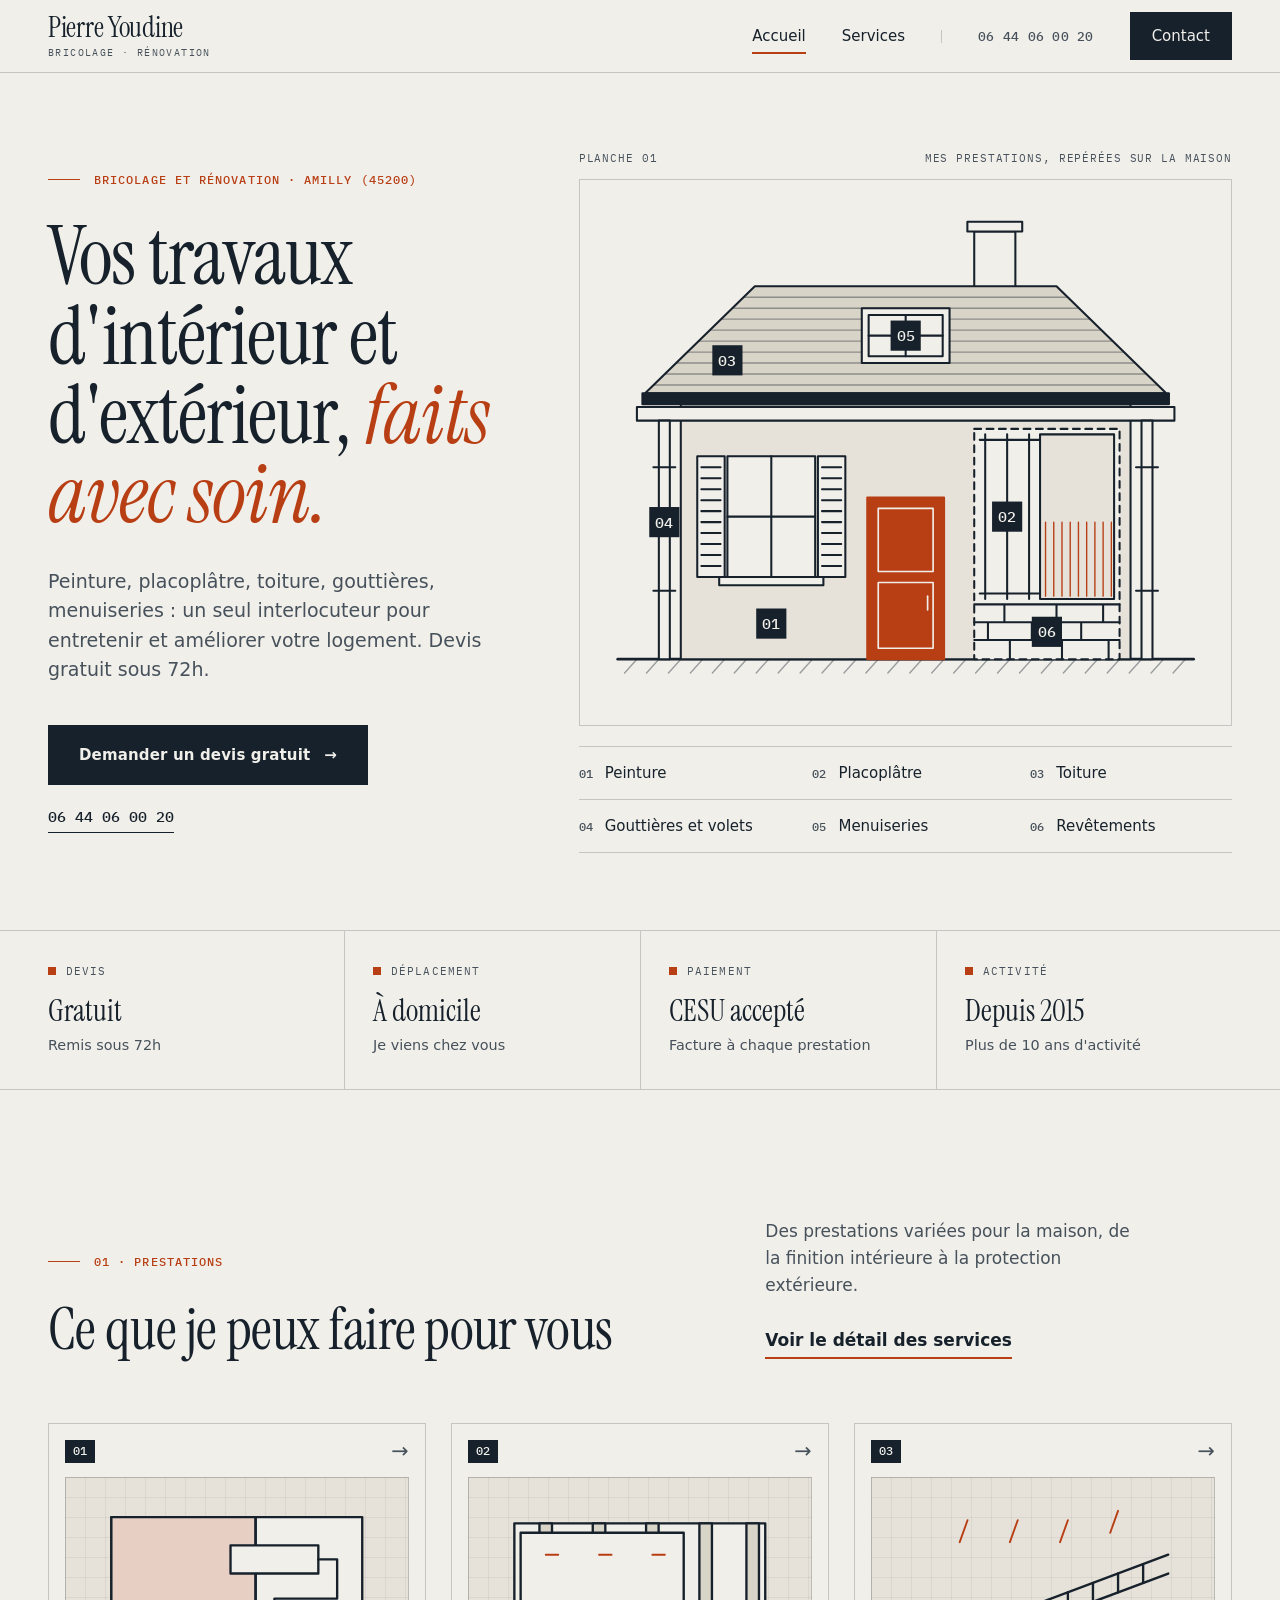
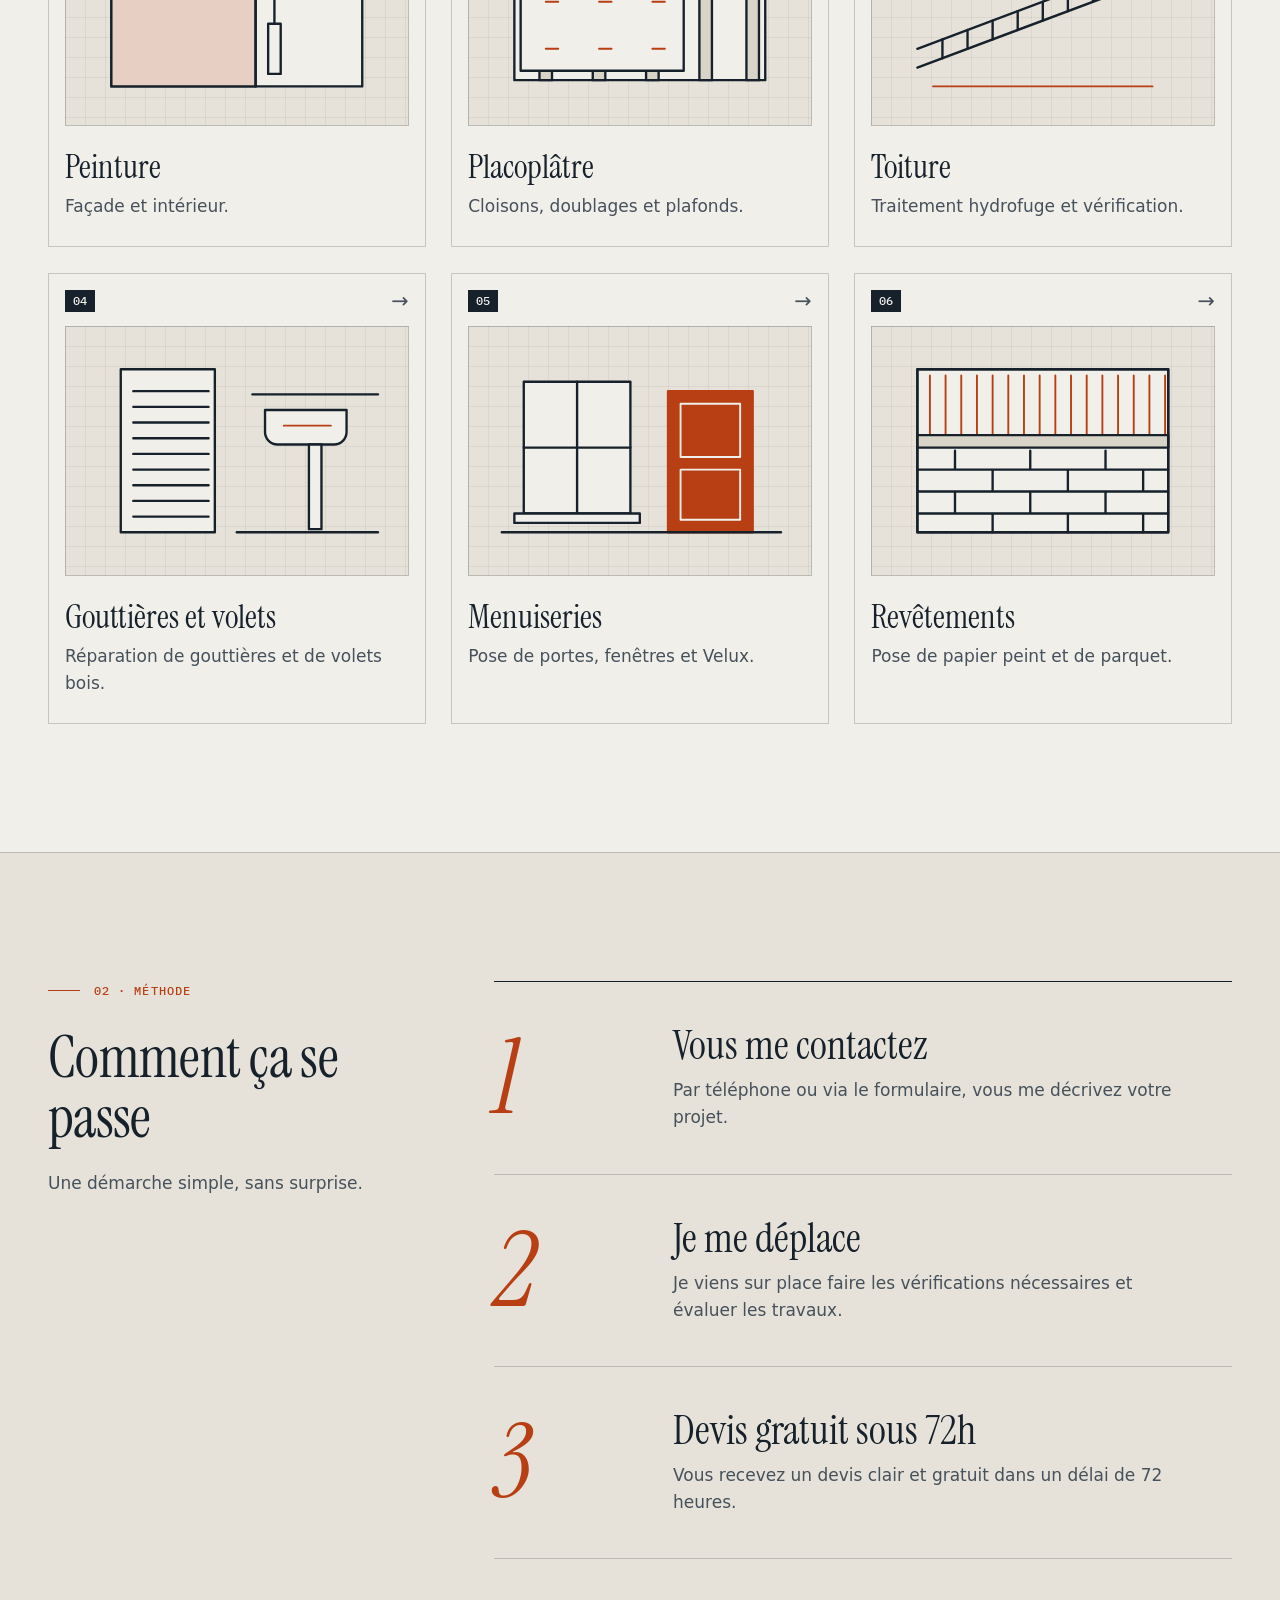
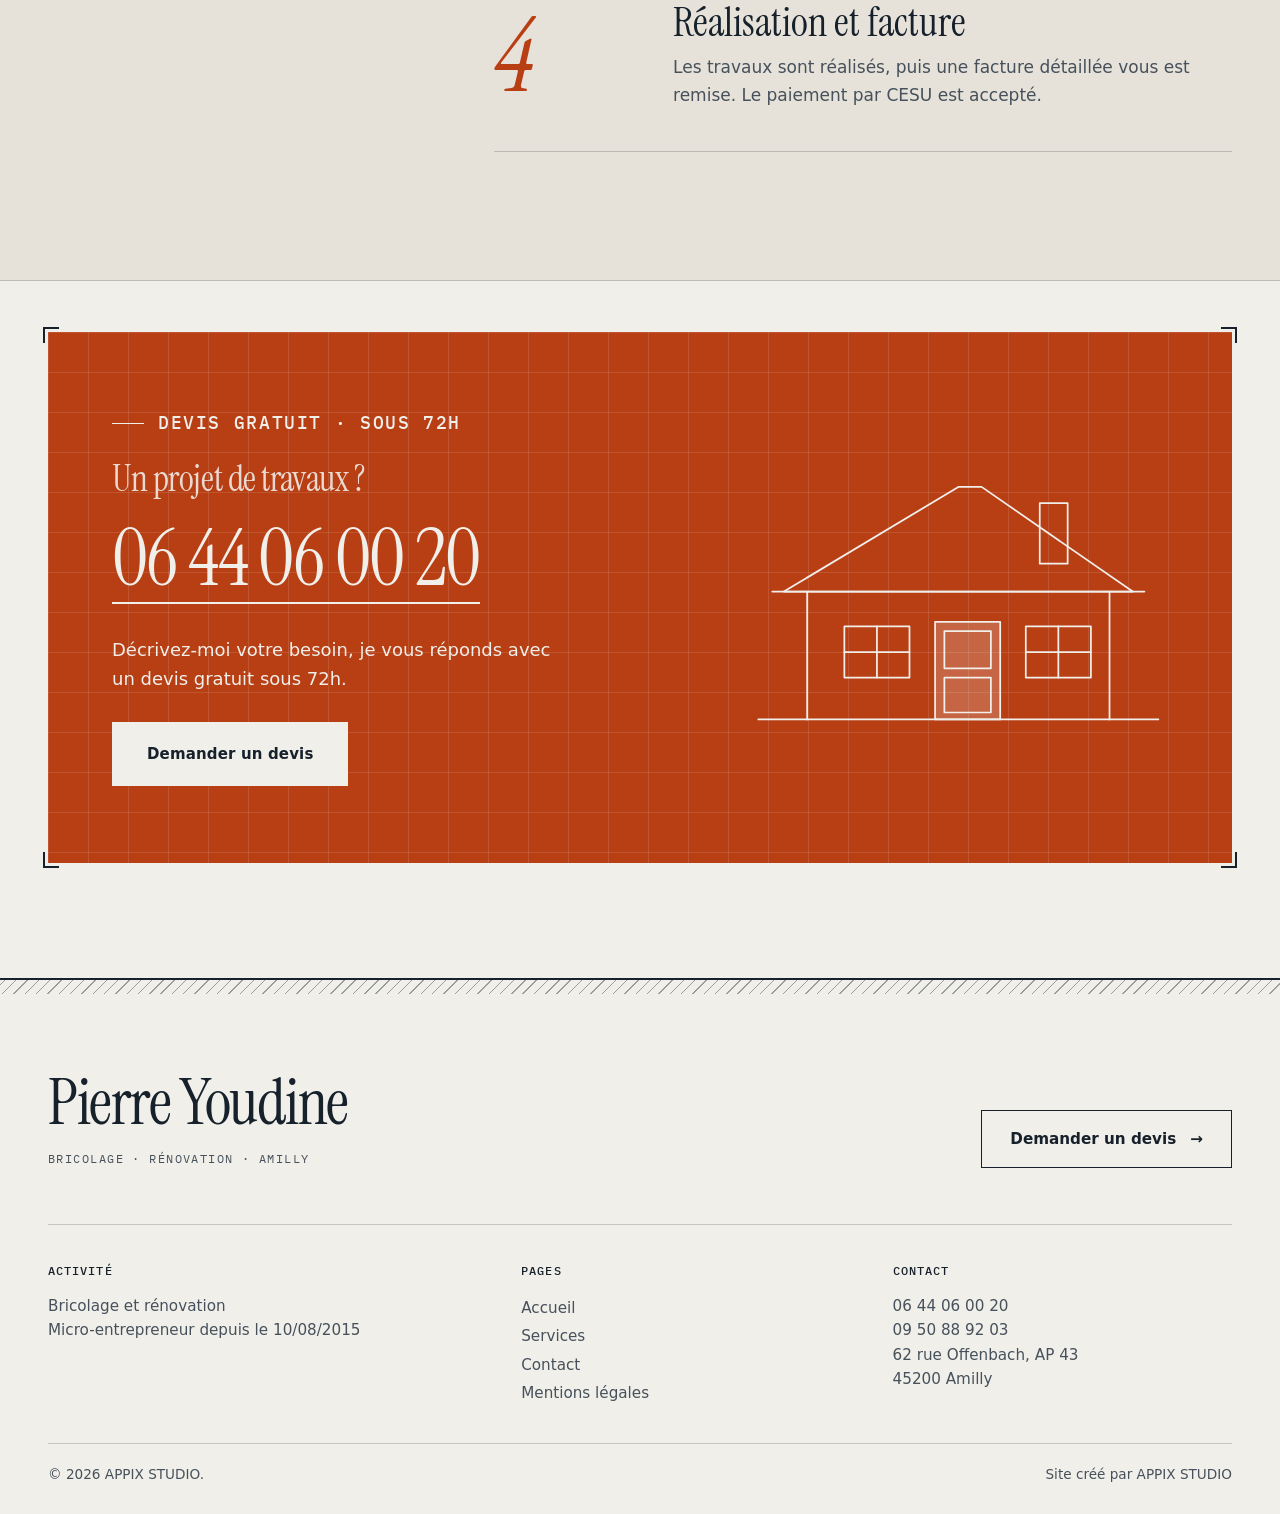
<file: index.html>
<!DOCTYPE html>
<html lang="fr">
<head>
<title>Pierre Youdine | Bricolage et rénovation à Amilly (45200)</title>
<meta name="description" content="Pierre Youdine, artisan du bricolage à Amilly : peinture, placo, toiture, gouttières, pose de fenêtres et Velux. Devis gratuit sous 72h, CESU accepté.">
<meta name="robots" content="index, follow">
<meta property="og:type" content="website">
<meta property="og:locale" content="fr_FR">
<meta property="og:site_name" content="Pierre Youdine">
<meta property="og:title" content="Pierre Youdine | Bricolage et rénovation à Amilly">
<meta property="og:description" content="Peinture, placo, toiture, gouttières, menuiseries. Devis gratuit sous 72h, CESU accepté.">
<meta name="twitter:card" content="summary">
<meta charset="UTF-8">
<meta name="viewport" content="width=device-width, initial-scale=1">
<meta name="theme-color" content="#F1EFEA">
<link rel="icon" href="favicon.svg" type="image/svg+xml">
<link rel="preload" href="fonts/archivo-latin-wght-normal.woff2" as="font" type="font/woff2" crossorigin>
<link rel="preload" href="fonts/instrument-serif-latin-400-normal.woff2" as="font" type="font/woff2" crossorigin>
<link rel="stylesheet" href="style.css">
<script>document.documentElement.classList.add("js")</script>
<script type="application/ld+json">
{
  "@context": "https://schema.org",
  "@type": "HomeAndConstructionBusiness",
  "name": "Pierre Youdine",
  "description": "Bricolage et rénovation : peinture, placoplâtre, toiture, gouttières, volets bois, pose de portes, fenêtres et Velux, papier peint et parquet.",
  "telephone": ["+33644060020", "+33950889203"],
  "paymentAccepted": "CESU",
  "address": {
    "@type": "PostalAddress",
    "streetAddress": "62 rue Offenbach, AP 43",
    "postalCode": "45200",
    "addressLocality": "Amilly",
    "addressCountry": "FR"
  },
  "areaServed": {"@type": "City", "name": "Amilly"},
  "foundingDate": "2015-08-10",
  "makesOffer": [
    {"@type": "Offer", "itemOffered": {"@type": "Service", "name": "Peinture de façade et intérieure"}},
    {"@type": "Offer", "itemOffered": {"@type": "Service", "name": "Placoplâtre : cloisons, doublages et plafonds"}},
    {"@type": "Offer", "itemOffered": {"@type": "Service", "name": "Traitement hydrofuge et vérification de toiture"}},
    {"@type": "Offer", "itemOffered": {"@type": "Service", "name": "Réparation de gouttières et de volets bois"}},
    {"@type": "Offer", "itemOffered": {"@type": "Service", "name": "Pose de portes, fenêtres et Velux"}},
    {"@type": "Offer", "itemOffered": {"@type": "Service", "name": "Pose de papier peint et de parquet"}}
  ]
}
</script>
</head>
<body>

<a class="skip" href="#contenu">Aller au contenu</a>
<header class="header">
  <div class="container header-inner">
    <a href="index.html" class="logo" aria-label="Pierre Youdine, accueil">
      <span class="logo-name">Pierre Youdine</span>
      <span class="logo-sub">Bricolage · Rénovation</span>
    </a>
    <button class="menu-btn" id="menuBtn" type="button" aria-label="Ouvrir le menu" aria-expanded="false" aria-controls="nav">
      <span class="menu-label">Menu</span>
      <span class="menu-bars" aria-hidden="true"><i></i><i></i></span>
    </button>
    <nav class="nav" id="nav" aria-label="Navigation principale">
      <a href="index.html" aria-current="page">Accueil</a>
      <a href="services.html">Services</a>
      <a href="tel:0644060020" class="nav-tel">06 44 06 00 20</a>
      <a href="contact.html" class="nav-cta">Contact</a>
    </nav>
  </div>
</header>

<main id="contenu" tabindex="-1">
  <section class="hero">
    <div class="container hero-grid">
      <div class="hero-copy">
        <p class="eyebrow">Bricolage et rénovation · Amilly (45200)</p>
        <h1>Vos travaux d'intérieur et d'extérieur, <em>faits avec soin.</em></h1>
        <p class="lead">Peinture, placoplâtre, toiture, gouttières, menuiseries : un seul interlocuteur pour entretenir et améliorer votre logement. Devis gratuit sous 72h.</p>
        <div class="actions">
          <a href="contact.html" class="btn btn-primary">Demander un devis gratuit</a>
          <a href="tel:0644060020" class="tel-link">06 44 06 00 20</a>
        </div>
      </div>
      <figure class="plan">
        <figcaption class="plan-cap"><span>Planche 01</span><span>Mes prestations, repérées sur la maison</span></figcaption>
        <div class="plan-frame">
          <svg class="plan-svg" viewBox="60 108 440 362" aria-hidden="true" focusable="false">
<defs><clipPath id="roofclip"><path d="M90 246L170 168H390L470 246Z"/></clipPath></defs>
<path class="draw ground" pathLength="1" d="M70 440H490"/>
<path class="hatch" d="M84 440l-9 10M100 440l-9 10M116 440l-9 10M132 440l-9 10M148 440l-9 10M164 440l-9 10M180 440l-9 10M196 440l-9 10M212 440l-9 10M228 440l-9 10M244 440l-9 10M260 440l-9 10M276 440l-9 10M292 440l-9 10M308 440l-9 10M324 440l-9 10M340 440l-9 10M356 440l-9 10M372 440l-9 10M388 440l-9 10M404 440l-9 10M420 440l-9 10M436 440l-9 10M452 440l-9 10M468 440l-9 10M484 440l-9 10"/>
<a href="services.html#peinture" data-part="peinture" tabindex="-1">
<rect class="draw t2" pathLength="1" x="116" y="254" width="328" height="186"/>
</a>
<rect class="cut" x="330" y="272" width="106" height="168"/>
<a href="services.html#placoplatre" data-part="placoplatre" tabindex="-1">
<path d="M338 276V396M354 276V396M370 276V396"/>
<path d="M334 280H378M334 392H378"/>
<rect class="f2" x="378" y="276" width="54" height="120"/>
</a>
<a href="services.html#revetements" data-part="revetements" tabindex="-1">
<path class="accent-line" d="M382 340V394M388 340V394M394 340V394M400 340V394M406 340V394M412 340V394M418 340V394M424 340V394M430 340V394"/>
<path d="M330 400H436M330 413H436M330 426H436M352 400V413M390 400V413M424 400V413M340 413V426M372 413V426M408 413V426M356 426V440M394 426V440M428 426V440"/>
</a>
<a href="services.html#menuiseries" data-part="menuiseries" tabindex="-1">
<rect class="draw f" pathLength="1" x="150" y="292" width="64" height="88"/>
<path d="M182 292V380M150 336H214"/>
<rect class="f" x="144" y="380" width="76" height="6"/>
<rect class="door" x="252" y="322" width="56" height="118"/>
<path class="door-line" d="M260 330H300V376H260ZM260 384H300V432H260Z"/>
<path class="door-line" d="M296 394v10"/>
</a>
<a href="services.html#gouttieres-volets" data-part="gouttieres-volets" tabindex="-1">
<rect class="f" x="128" y="292" width="20" height="88"/>
<rect class="f" x="216" y="292" width="20" height="88"/>
<path d="M131 300H145M131 308H145M131 316H145M131 324H145M131 332H145M131 340H145M131 348H145M131 356H145M131 364H145M131 372H145M219 300H233M219 308H233M219 316H233M219 324H233M219 332H233M219 340H233M219 348H233M219 356H233M219 364H233M219 372H233"/>
</a>
<a href="services.html#toiture" data-part="toiture" tabindex="-1">
<rect class="f" x="330" y="128" width="30" height="76"/>
<rect class="f" x="325" y="121" width="40" height="7"/>
<path class="draw t3" pathLength="1" d="M90 246L170 168H390L470 246Z"/>
<path class="tiles" clip-path="url(#roofclip)" d="M60 176H500M60 184H500M60 192H500M60 200H500M60 208H500M60 216H500M60 224H500M60 232H500M60 240H500"/>
<rect class="fascia" x="88" y="246" width="384" height="8"/>
</a>
<a href="services.html#menuiseries" data-part="menuiseries" tabindex="-1">
<rect class="f" x="248" y="184" width="64" height="40"/>
<rect x="253" y="189" width="54" height="30"/>
<path d="M280 189V219M253 204H307"/>
</a>
<a href="services.html#gouttieres-volets" data-part="gouttieres-volets" tabindex="-1">
<rect class="draw f" pathLength="1" x="84" y="256" width="392" height="10"/>
<rect class="f" x="100" y="266" width="8" height="174"/>
<rect class="f" x="452" y="266" width="8" height="174"/>
<path d="M96 300H112M96 390H112M448 300H464M448 390H464"/>
</a>
<g class="tags">
<a href="services.html#peinture" data-part="peinture" tabindex="-1"><g class="tag" transform="translate(182 414)"><rect class="tagbox" x="-11" y="-11" width="22" height="22"/><text y="4" text-anchor="middle">01</text></g></a>
<a href="services.html#placoplatre" data-part="placoplatre" tabindex="-1"><g class="tag" transform="translate(354 336)"><rect class="tagbox" x="-11" y="-11" width="22" height="22"/><text y="4" text-anchor="middle">02</text></g></a>
<a href="services.html#toiture" data-part="toiture" tabindex="-1"><g class="tag" transform="translate(150 222)"><rect class="tagbox" x="-11" y="-11" width="22" height="22"/><text y="4" text-anchor="middle">03</text></g></a>
<a href="services.html#gouttieres-volets" data-part="gouttieres-volets" tabindex="-1"><g class="tag" transform="translate(104 340)"><rect class="tagbox" x="-11" y="-11" width="22" height="22"/><text y="4" text-anchor="middle">04</text></g></a>
<a href="services.html#menuiseries" data-part="menuiseries" tabindex="-1"><g class="tag" transform="translate(280 204)"><rect class="tagbox" x="-11" y="-11" width="22" height="22"/><text y="4" text-anchor="middle">05</text></g></a>
<a href="services.html#revetements" data-part="revetements" tabindex="-1"><g class="tag" transform="translate(383 420)"><rect class="tagbox" x="-11" y="-11" width="22" height="22"/><text y="4" text-anchor="middle">06</text></g></a>
</g>
</svg>
        </div>
        <ol class="legend" aria-label="Prestations">
<li><a href="services.html#peinture" data-part="peinture"><span class="n">01</span>Peinture</a></li>
<li><a href="services.html#placoplatre" data-part="placoplatre"><span class="n">02</span>Placoplâtre</a></li>
<li><a href="services.html#toiture" data-part="toiture"><span class="n">03</span>Toiture</a></li>
<li><a href="services.html#gouttieres-volets" data-part="gouttieres-volets"><span class="n">04</span>Gouttières et volets</a></li>
<li><a href="services.html#menuiseries" data-part="menuiseries"><span class="n">05</span>Menuiseries</a></li>
<li><a href="services.html#revetements" data-part="revetements"><span class="n">06</span>Revêtements</a></li>
        </ol>
      </figure>
    </div>
  </section>

  <section class="facts-wrap" aria-label="Mes engagements">
    <div class="container">
      <dl class="facts">
        <div><dt>Devis</dt><dd><strong>Gratuit</strong><span>Remis sous 72h</span></dd></div>
        <div><dt>Déplacement</dt><dd><strong>À domicile</strong><span>Je viens chez vous</span></dd></div>
        <div><dt>Paiement</dt><dd><strong>CESU accepté</strong><span>Facture à chaque prestation</span></dd></div>
        <div><dt>Activité</dt><dd><strong>Depuis 2015</strong><span>Plus de 10 ans d'activité</span></dd></div>
      </dl>
    </div>
  </section>

  <section class="section" id="prestations">
    <div class="container">
      <div class="sec-head">
        <div>
          <p class="eyebrow">01 · Prestations</p>
          <h2>Ce que je peux faire pour vous</h2>
        </div>
        <div class="sec-side">
          <p class="intro">Des prestations variées pour la maison, de la finition intérieure à la protection extérieure.</p>
          <a href="services.html" class="text-link">Voir le détail des services</a>
        </div>
      </div>
      <ol class="cards">
<li><a class="card" href="services.html#peinture">
  <span class="card-top"><span class="tag">01</span><span class="card-go" aria-hidden="true">→</span></span>
  <span class="card-fig"><svg class="svc-svg" viewBox="0 0 200 140" aria-hidden="true" focusable="false"><rect class="f" x="20" y="16" width="160" height="108"/>
<rect class="wash" x="20" y="16" width="92" height="108"/>
<path d="M112 16V124"/>
<rect class="f" x="96" y="34" width="56" height="18"/>
<path d="M152 43H164V68H124V84"/>
<rect class="f" x="120" y="84" width="8" height="32"/></svg></span>
  <span class="card-title">Peinture</span>
  <span class="card-desc">Façade et intérieur.</span>
</a></li>
<li><a class="card" href="services.html#placoplatre">
  <span class="card-top"><span class="tag">02</span><span class="card-go" aria-hidden="true">→</span></span>
  <span class="card-fig"><svg class="svc-svg" viewBox="0 0 200 140" aria-hidden="true" focusable="false"><rect class="f" x="20" y="20" width="160" height="100"/>
<rect class="f2" x="36" y="20" width="8" height="100"/>
<rect class="f2" x="70" y="20" width="8" height="100"/>
<rect class="f2" x="104" y="20" width="8" height="100"/>
<rect class="f2" x="138" y="20" width="8" height="100"/>
<rect class="f2" x="168" y="20" width="8" height="100"/>
<rect class="f" x="24" y="26" width="104" height="88"/>
<path class="accent-line" d="M40 40h8M74 40h8M108 40h8M40 70h8M74 70h8M108 70h8M40 100h8M74 100h8M108 100h8"/></svg></span>
  <span class="card-title">Placoplâtre</span>
  <span class="card-desc">Cloisons, doublages et plafonds.</span>
</a></li>
<li><a class="card" href="services.html#toiture">
  <span class="card-top"><span class="tag">03</span><span class="card-go" aria-hidden="true">→</span></span>
  <span class="card-fig"><svg class="svc-svg" viewBox="0 0 200 140" aria-hidden="true" focusable="false"><path d="M20 100L180 40M20 112L180 52"/>
<path d="M36 94.0v12M52 88.0v12M68 82.0v12M84 76.0v12M100 70.0v12M116 64.0v12M132 58.0v12M148 52.0v12M164 46.0v12"/>
<path class="accent-line" d="M52 18l-5 14M84 18l-5 14M116 18l-5 14M148 12l-5 14"/>
<path class="accent-line" d="M30 124H170"/></svg></span>
  <span class="card-title">Toiture</span>
  <span class="card-desc">Traitement hydrofuge et vérification.</span>
</a></li>
<li><a class="card" href="services.html#gouttieres-volets">
  <span class="card-top"><span class="tag">04</span><span class="card-go" aria-hidden="true">→</span></span>
  <span class="card-fig"><svg class="svc-svg" viewBox="0 0 200 140" aria-hidden="true" focusable="false"><rect class="f" x="26" y="18" width="60" height="104"/>
<path d="M34 32H82M34 42H82M34 52H82M34 62H82M34 72H82M34 82H82M34 92H82M34 102H82M34 112H82"/>
<path d="M110 34H190"/>
<path class="f" d="M118 44V58a8 8 0 0 0 8 8H162a8 8 0 0 0 8-8V44Z"/>
<rect class="f" x="146" y="66" width="8" height="54"/>
<path class="accent-line" d="M130 54h30"/>
<path d="M100 122H190"/></svg></span>
  <span class="card-title">Gouttières et volets</span>
  <span class="card-desc">Réparation de gouttières et de volets bois.</span>
</a></li>
<li><a class="card" href="services.html#menuiseries">
  <span class="card-top"><span class="tag">05</span><span class="card-go" aria-hidden="true">→</span></span>
  <span class="card-fig"><svg class="svc-svg" viewBox="0 0 200 140" aria-hidden="true" focusable="false"><rect class="f" x="26" y="26" width="68" height="84"/>
<path d="M60 26V110M26 68H94"/>
<rect class="f" x="20" y="110" width="80" height="6"/>
<rect class="door" x="118" y="32" width="54" height="90"/>
<path class="door-line" d="M126 40H164V74H126ZM126 82H164V114H126Z"/>
<path d="M12 122H190"/></svg></span>
  <span class="card-title">Menuiseries</span>
  <span class="card-desc">Pose de portes, fenêtres et Velux.</span>
</a></li>
<li><a class="card" href="services.html#revetements">
  <span class="card-top"><span class="tag">06</span><span class="card-go" aria-hidden="true">→</span></span>
  <span class="card-fig"><svg class="svc-svg" viewBox="0 0 200 140" aria-hidden="true" focusable="false"><rect class="f" x="20" y="18" width="160" height="104"/>
<path class="accent-line" d="M28 22V60M38 22V60M48 22V60M58 22V60M68 22V60M78 22V60M88 22V60M98 22V60M108 22V60M118 22V60M128 22V60M138 22V60M148 22V60M158 22V60M168 22V60M178 22V60"/>
<rect class="f2" x="20" y="60" width="160" height="8"/>
<path d="M20 82H180M20 96H180M20 110H180M44 70V82M92 70V82M140 70V82M68 82V96M116 82V96M164 82V96M44 96V110M92 96V110M140 96V110M68 110V122M116 110V122M164 110V122"/>
<rect x="20" y="18" width="160" height="104"/></svg></span>
  <span class="card-title">Revêtements</span>
  <span class="card-desc">Pose de papier peint et de parquet.</span>
</a></li>
      </ol>
    </div>
  </section>

  <section class="section method" id="methode">
    <div class="container split">
      <div class="split-head">
        <p class="eyebrow">02 · Méthode</p>
        <h2>Comment ça se passe</h2>
        <p class="intro">Une démarche simple, sans surprise.</p>
      </div>
      <ol class="rows">
        <li>
          <span class="rows-n" aria-hidden="true">1</span>
          <div class="rows-body"><h3>Vous me contactez</h3><p>Par téléphone ou via le formulaire, vous me décrivez votre projet.</p></div>
        </li>
        <li>
          <span class="rows-n" aria-hidden="true">2</span>
          <div class="rows-body"><h3>Je me déplace</h3><p>Je viens sur place faire les vérifications nécessaires et évaluer les travaux.</p></div>
        </li>
        <li>
          <span class="rows-n" aria-hidden="true">3</span>
          <div class="rows-body"><h3>Devis gratuit sous 72h</h3><p>Vous recevez un devis clair et gratuit dans un délai de 72 heures.</p></div>
        </li>
        <li>
          <span class="rows-n" aria-hidden="true">4</span>
          <div class="rows-body"><h3>Réalisation et facture</h3><p>Les travaux sont réalisés, puis une facture détaillée vous est remise. Le paiement par CESU est accepté.</p></div>
        </li>
      </ol>
    </div>
  </section>

  <section class="cta">
    <div class="container">
      <div class="cta-card cta-inner marks">
        <div class="cta-copy">
          <p class="eyebrow">Devis gratuit · Sous 72h</p>
          <h2>Un projet de travaux ?</h2>
          <a href="tel:0644060020" class="cta-phone">06 44 06 00 20</a>
          <p class="cta-text">Décrivez-moi votre besoin, je vous réponds avec un devis gratuit sous 72h.</p>
          <div class="cta-actions">
            <a href="contact.html" class="btn btn-light">Demander un devis</a>
          </div>
        </div>
        <svg class="cta-art" viewBox="0 0 360 250" aria-hidden="true" focusable="false">
          <path d="M30 120L180 30H200L330 120Z"/>
          <path d="M20 120H340"/>
          <rect x="250" y="44" width="24" height="52"/>
          <path d="M50 120V230M310 120V230"/>
          <rect x="82" y="150" width="56" height="44"/>
          <path d="M110 150V194M82 172H138"/>
          <rect class="door" x="160" y="146" width="56" height="84"/>
          <path d="M168 154H208V186H168ZM168 194H208V224H168Z"/>
          <rect x="238" y="150" width="56" height="44"/>
          <path d="M266 150V194M238 172H294"/>
          <path d="M8 230H352"/>
        </svg>
      </div>
    </div>
  </section>
</main>

<footer class="footer">
  <div class="footer-ground" aria-hidden="true"></div>
  <div class="container">
    <div class="footer-top">
      <div>
        <p class="footer-brand">Pierre Youdine</p>
        <p class="footer-sub">Bricolage · Rénovation · Amilly</p>
      </div>
      <a href="contact.html" class="footer-cta">Demander un devis</a>
    </div>
    <div class="footer-grid">
      <div>
        <p class="label">Activité</p>
        <p>Bricolage et rénovation<br>Micro-entrepreneur depuis le 10/08/2015</p>
      </div>
      <div>
        <p class="label">Pages</p>
        <ul>
          <li><a href="index.html">Accueil</a></li>
          <li><a href="services.html">Services</a></li>
          <li><a href="contact.html">Contact</a></li>
          <li><a href="mentions-legales.html">Mentions légales</a></li>
        </ul>
      </div>
      <div>
        <p class="label">Contact</p>
        <p>
          <a href="tel:0644060020">06 44 06 00 20</a><br>
          <a href="tel:0950889203">09 50 88 92 03</a><br>
          62 rue Offenbach, AP 43<br>45200 Amilly
        </p>
      </div>
    </div>
    <div class="footer-bottom">
      <p>© <span class="year">2026</span> APPIX STUDIO.</p>
      <p>Site créé par <a href="https://appixstudio.com" target="_blank" rel="noopener">APPIX STUDIO</a></p>
    </div>
  </div>
</footer>

<a href="tel:0644060020" class="call-fab" aria-label="Appeler Pierre Youdine">Appeler</a>

<script src="script.js" defer></script>
</body>
</html>
</file>
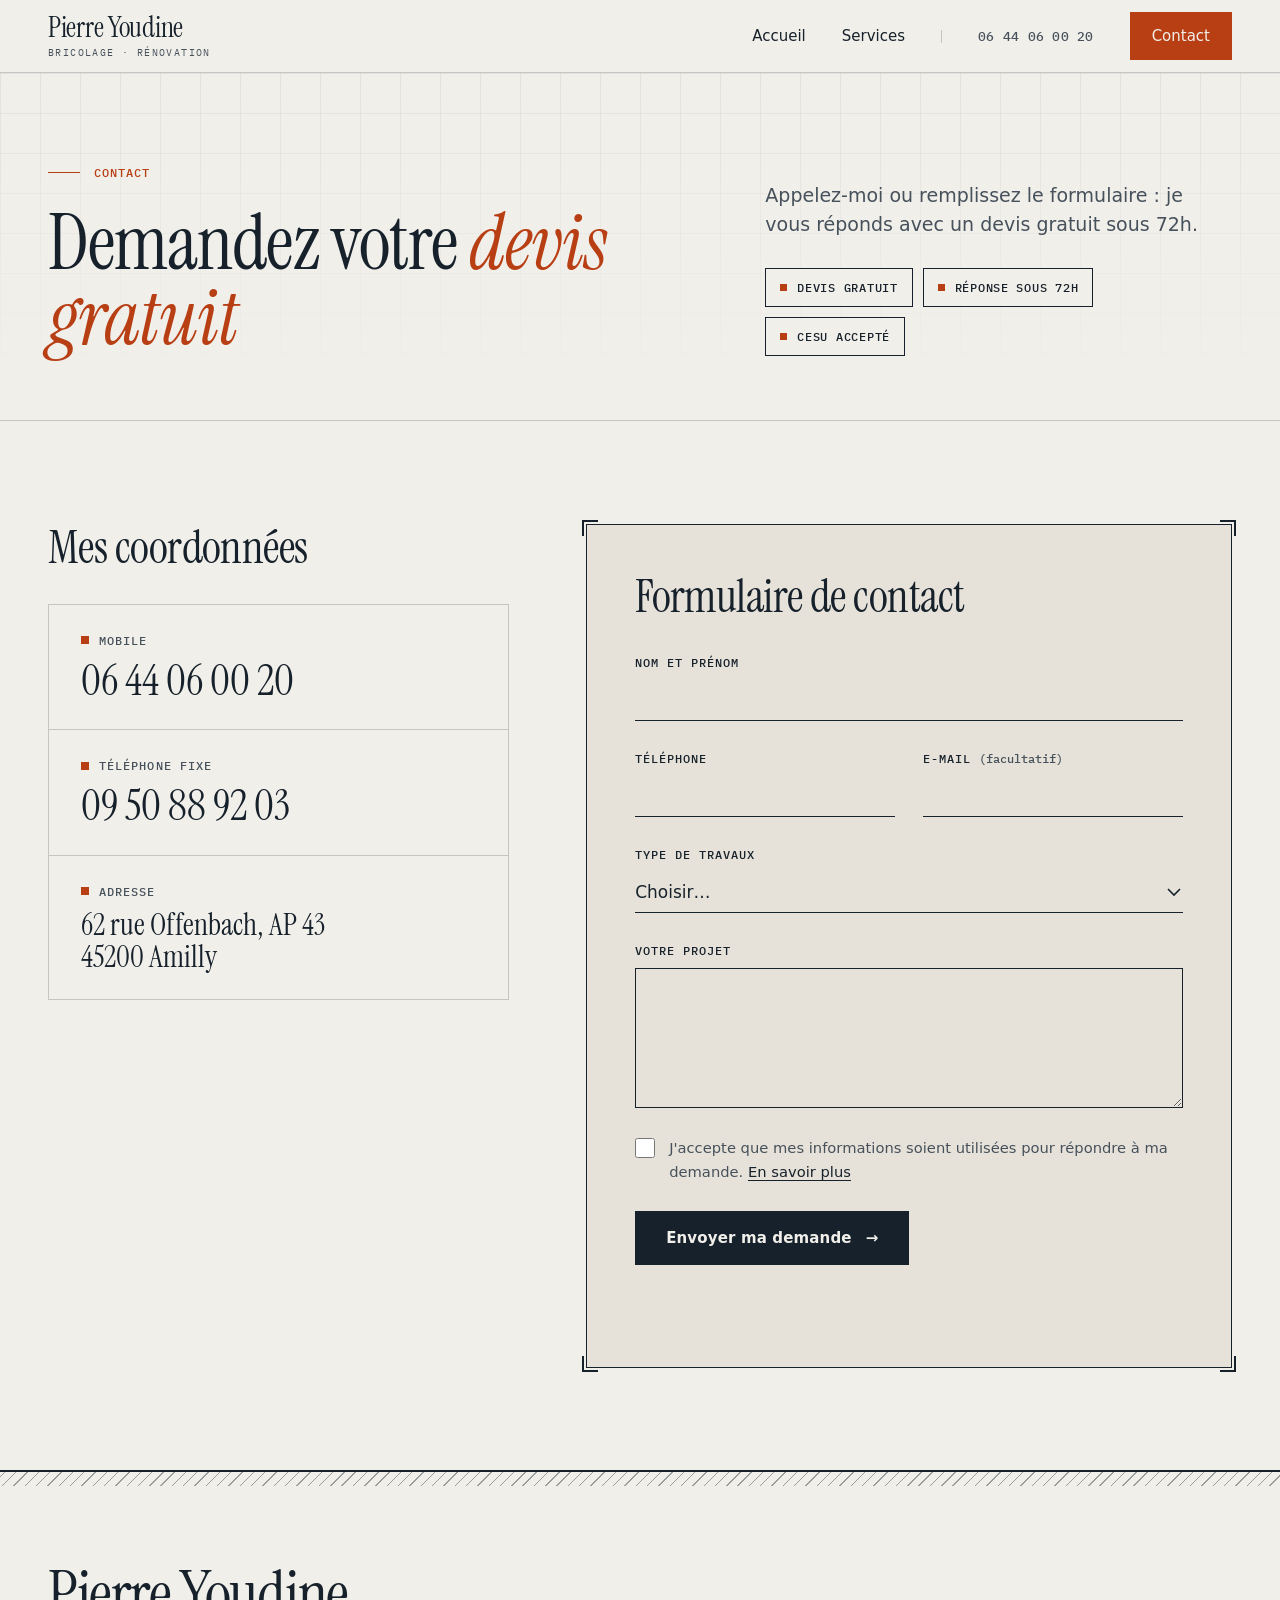
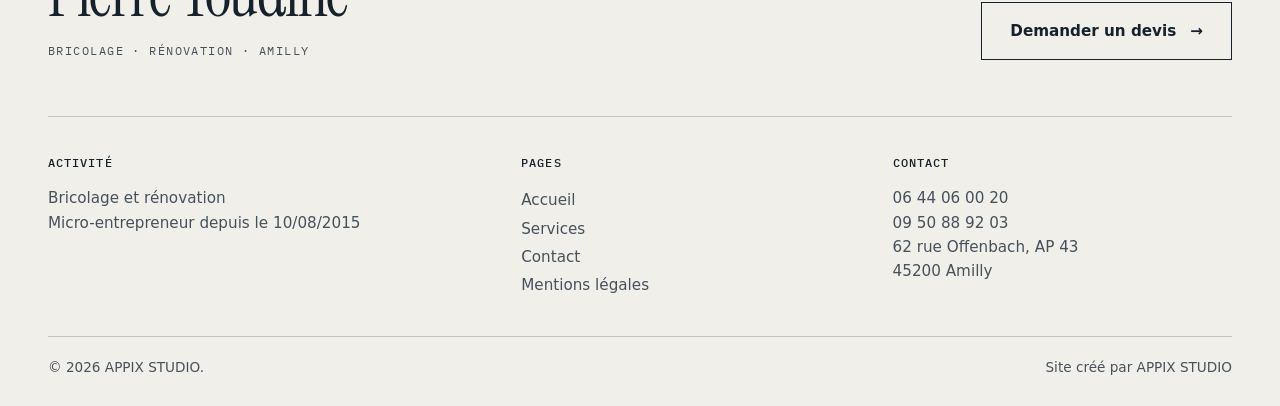
<file: contact.html>
<!DOCTYPE html>
<html lang="fr">
<head>
<title>Contact et devis gratuit | Pierre Youdine, Amilly</title>
<meta name="description" content="Contactez Pierre Youdine à Amilly (45200) pour un devis gratuit sous 72h : téléphone, adresse et formulaire de demande pour vos travaux de bricolage et rénovation.">
<meta name="robots" content="index, follow">
<meta property="og:type" content="website">
<meta property="og:locale" content="fr_FR">
<meta property="og:site_name" content="Pierre Youdine">
<meta property="og:title" content="Contact et devis gratuit | Pierre Youdine">
<meta property="og:description" content="Demandez votre devis gratuit sous 72h par téléphone ou via le formulaire.">
<meta name="twitter:card" content="summary">
<meta charset="UTF-8">
<meta name="viewport" content="width=device-width, initial-scale=1">
<meta name="theme-color" content="#F1EFEA">
<link rel="icon" href="favicon.svg" type="image/svg+xml">
<link rel="preload" href="fonts/archivo-latin-wght-normal.woff2" as="font" type="font/woff2" crossorigin>
<link rel="preload" href="fonts/instrument-serif-latin-400-normal.woff2" as="font" type="font/woff2" crossorigin>
<link rel="stylesheet" href="style.css">
<script>document.documentElement.classList.add("js")</script>

</head>
<body>

<a class="skip" href="#contenu">Aller au contenu</a>
<header class="header">
  <div class="container header-inner">
    <a href="index.html" class="logo" aria-label="Pierre Youdine, accueil">
      <span class="logo-name">Pierre Youdine</span>
      <span class="logo-sub">Bricolage · Rénovation</span>
    </a>
    <button class="menu-btn" id="menuBtn" type="button" aria-label="Ouvrir le menu" aria-expanded="false" aria-controls="nav">
      <span class="menu-label">Menu</span>
      <span class="menu-bars" aria-hidden="true"><i></i><i></i></span>
    </button>
    <nav class="nav" id="nav" aria-label="Navigation principale">
      <a href="index.html">Accueil</a>
      <a href="services.html">Services</a>
      <a href="tel:0644060020" class="nav-tel">06 44 06 00 20</a>
      <a href="contact.html" class="nav-cta" aria-current="page">Contact</a>
    </nav>
  </div>
</header>

<main id="contenu" tabindex="-1">
  <section class="page-hero">
    <div class="container page-hero-grid">
      <div>
        <p class="eyebrow">Contact</p>
        <h1>Demandez votre <em>devis gratuit</em></h1>
      </div>
      <div class="page-hero-side"><p class="lead">Appelez-moi ou remplissez le formulaire : je vous réponds avec un devis gratuit sous 72h.</p><ul class="chips"><li>Devis gratuit</li><li>Réponse sous 72h</li><li>CESU accepté</li></ul></div>
    </div>
  </section>

  <section class="contact">
    <div class="container contact-grid">

      <div class="contact-info">
        <h2>Mes coordonnées</h2>
        <ul class="coords">
          <li><a href="tel:0644060020"><span class="label">Mobile</span><span class="coord-val">06 44 06 00 20</span></a></li>
          <li><a href="tel:0950889203"><span class="label">Téléphone fixe</span><span class="coord-val">09 50 88 92 03</span></a></li>
          <li><div><span class="label">Adresse</span><span class="coord-val coord-addr">62 rue Offenbach, AP 43<br>45200 Amilly</span></div></li>
        </ul>
      </div>

      <div class="form-wrap marks">
        <h2>Formulaire de contact</h2>
        <form id="contactForm" class="form" action="https://formsubmit.co/appix.web@gmail.com" method="POST" data-ajax="https://formsubmit.co/ajax/appix.web@gmail.com">
          <input type="hidden" name="_subject" value="Nouvelle demande de devis - site Pierre Youdine">
          <input type="hidden" name="_template" value="table">
          <input type="hidden" name="_captcha" value="false">
          <input type="text" name="_honey" class="hp" tabindex="-1" autocomplete="off" aria-hidden="true">

          <div class="field">
            <label for="nom">Nom et prénom</label>
            <input type="text" id="nom" name="Nom" required autocomplete="name">
          </div>

          <div class="field-row">
            <div class="field">
              <label for="tel">Téléphone</label>
              <input type="tel" id="tel" name="Téléphone" required autocomplete="tel">
            </div>
            <div class="field">
              <label for="email">E-mail <span class="optional">(facultatif)</span></label>
              <input type="email" id="email" name="E-mail" autocomplete="email">
            </div>
          </div>

          <div class="field">
            <label for="type">Type de travaux</label>
            <select id="type" name="Type de travaux" required>
              <option value="" disabled selected>Choisir…</option>
              <option>Peinture</option>
              <option>Placoplâtre</option>
              <option>Toiture</option>
              <option>Gouttières ou volets bois</option>
              <option>Pose de porte, fenêtre ou Velux</option>
              <option>Papier peint ou parquet</option>
              <option>Autre</option>
            </select>
          </div>

          <div class="field">
            <label for="message">Votre projet</label>
            <textarea id="message" name="Message" rows="5" required></textarea>
          </div>

          <label class="consent">
            <input type="checkbox" name="Consentement" value="Oui" required>
            <span>J'accepte que mes informations soient utilisées pour répondre à ma demande. <a href="mentions-legales.html#donnees">En savoir plus</a></span>
          </label>

          <button type="submit" class="btn btn-primary">Envoyer ma demande</button>
          <p class="form-status" id="formStatus" role="status" aria-live="polite"></p>
        </form>
      </div>

    </div>
  </section>
</main>

<footer class="footer">
  <div class="footer-ground" aria-hidden="true"></div>
  <div class="container">
    <div class="footer-top">
      <div>
        <p class="footer-brand">Pierre Youdine</p>
        <p class="footer-sub">Bricolage · Rénovation · Amilly</p>
      </div>
      <a href="contact.html" class="footer-cta">Demander un devis</a>
    </div>
    <div class="footer-grid">
      <div>
        <p class="label">Activité</p>
        <p>Bricolage et rénovation<br>Micro-entrepreneur depuis le 10/08/2015</p>
      </div>
      <div>
        <p class="label">Pages</p>
        <ul>
          <li><a href="index.html">Accueil</a></li>
          <li><a href="services.html">Services</a></li>
          <li><a href="contact.html">Contact</a></li>
          <li><a href="mentions-legales.html">Mentions légales</a></li>
        </ul>
      </div>
      <div>
        <p class="label">Contact</p>
        <p>
          <a href="tel:0644060020">06 44 06 00 20</a><br>
          <a href="tel:0950889203">09 50 88 92 03</a><br>
          62 rue Offenbach, AP 43<br>45200 Amilly
        </p>
      </div>
    </div>
    <div class="footer-bottom">
      <p>© <span class="year">2026</span> APPIX STUDIO.</p>
      <p>Site créé par <a href="https://appixstudio.com" target="_blank" rel="noopener">APPIX STUDIO</a></p>
    </div>
  </div>
</footer>

<a href="tel:0644060020" class="call-fab" aria-label="Appeler Pierre Youdine">Appeler</a>

<script src="script.js" defer></script>
</body>
</html>
</file>
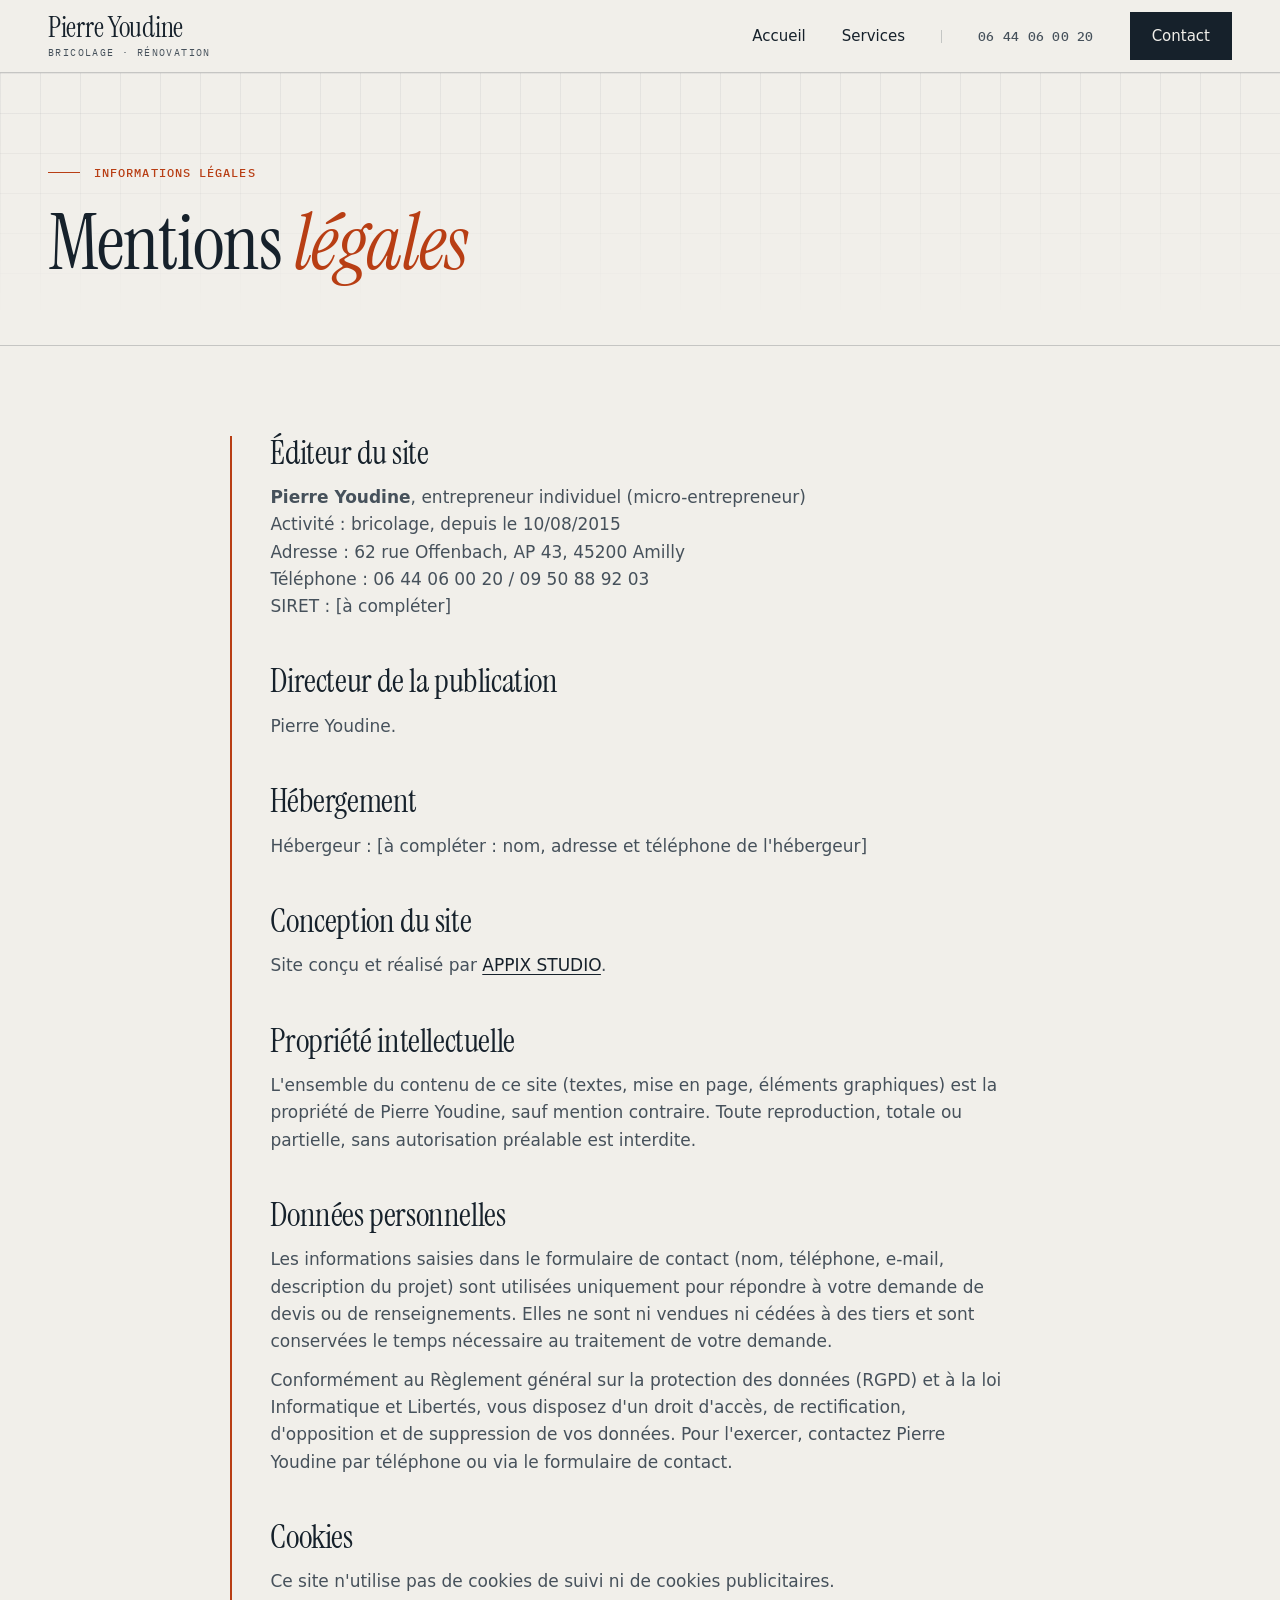
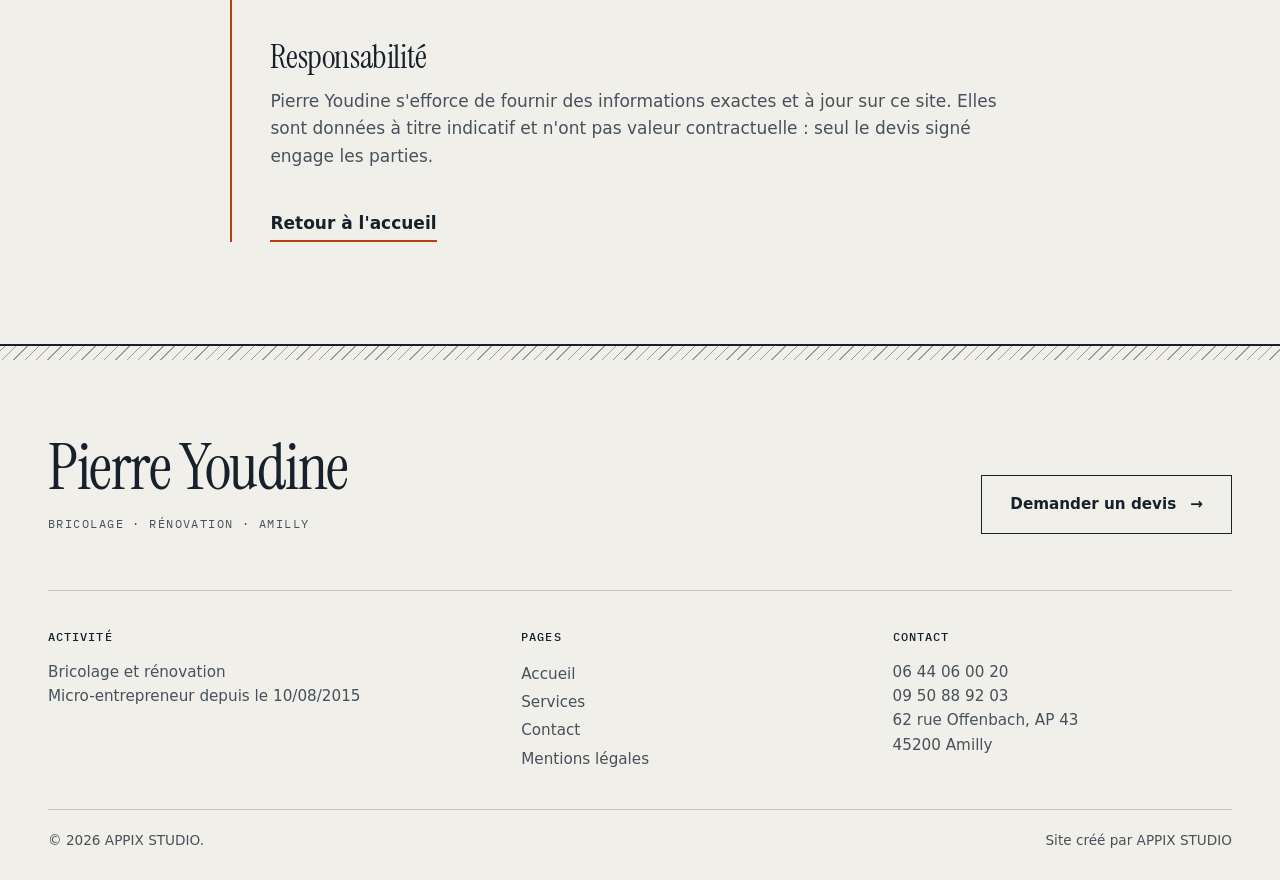
<file: mentions-legales.html>
<!DOCTYPE html>
<html lang="fr">
<head>
<title>Mentions légales | Pierre Youdine</title>
<meta name="description" content="Mentions légales du site de Pierre Youdine, micro-entrepreneur à Amilly : éditeur, hébergement, données personnelles et propriété intellectuelle.">
<meta name="robots" content="noindex, follow">

<meta charset="UTF-8">
<meta name="viewport" content="width=device-width, initial-scale=1">
<meta name="theme-color" content="#F1EFEA">
<link rel="icon" href="favicon.svg" type="image/svg+xml">
<link rel="preload" href="fonts/archivo-latin-wght-normal.woff2" as="font" type="font/woff2" crossorigin>
<link rel="preload" href="fonts/instrument-serif-latin-400-normal.woff2" as="font" type="font/woff2" crossorigin>
<link rel="stylesheet" href="style.css">
<script>document.documentElement.classList.add("js")</script>

</head>
<body>

<a class="skip" href="#contenu">Aller au contenu</a>
<header class="header">
  <div class="container header-inner">
    <a href="index.html" class="logo" aria-label="Pierre Youdine, accueil">
      <span class="logo-name">Pierre Youdine</span>
      <span class="logo-sub">Bricolage · Rénovation</span>
    </a>
    <button class="menu-btn" id="menuBtn" type="button" aria-label="Ouvrir le menu" aria-expanded="false" aria-controls="nav">
      <span class="menu-label">Menu</span>
      <span class="menu-bars" aria-hidden="true"><i></i><i></i></span>
    </button>
    <nav class="nav" id="nav" aria-label="Navigation principale">
      <a href="index.html">Accueil</a>
      <a href="services.html">Services</a>
      <a href="tel:0644060020" class="nav-tel">06 44 06 00 20</a>
      <a href="contact.html" class="nav-cta">Contact</a>
    </nav>
  </div>
</header>

<main id="contenu" tabindex="-1">
  <section class="page-hero">
    <div class="container page-hero-grid">
      <div>
        <p class="eyebrow">Informations légales</p>
        <h1>Mentions <em>légales</em></h1>
      </div>
    </div>
  </section>

  <section class="legal-wrap">
    <div class="container legal">

      <h2>Éditeur du site</h2>
      <p>
        <strong>Pierre Youdine</strong>, entrepreneur individuel (micro-entrepreneur)<br>
        Activité : bricolage, depuis le 10/08/2015<br>
        Adresse : 62 rue Offenbach, AP 43, 45200 Amilly<br>
        Téléphone : 06 44 06 00 20 / 09 50 88 92 03<br>
        SIRET : [à compléter]
      </p>

      <h2>Directeur de la publication</h2>
      <p>Pierre Youdine.</p>

      <h2>Hébergement</h2>
      <p>Hébergeur : [à compléter : nom, adresse et téléphone de l'hébergeur]</p>

      <h2>Conception du site</h2>
      <p>Site conçu et réalisé par <a href="https://appixstudio.com" target="_blank" rel="noopener">APPIX STUDIO</a>.</p>

      <h2>Propriété intellectuelle</h2>
      <p>L'ensemble du contenu de ce site (textes, mise en page, éléments graphiques) est la propriété de Pierre Youdine, sauf mention contraire. Toute reproduction, totale ou partielle, sans autorisation préalable est interdite.</p>

      <h2 id="donnees">Données personnelles</h2>
      <p>Les informations saisies dans le formulaire de contact (nom, téléphone, e-mail, description du projet) sont utilisées uniquement pour répondre à votre demande de devis ou de renseignements. Elles ne sont ni vendues ni cédées à des tiers et sont conservées le temps nécessaire au traitement de votre demande.</p>
      <p>Conformément au Règlement général sur la protection des données (RGPD) et à la loi Informatique et Libertés, vous disposez d'un droit d'accès, de rectification, d'opposition et de suppression de vos données. Pour l'exercer, contactez Pierre Youdine par téléphone ou via le formulaire de contact.</p>

      <h2>Cookies</h2>
      <p>Ce site n'utilise pas de cookies de suivi ni de cookies publicitaires.</p>

      <h2>Responsabilité</h2>
      <p>Pierre Youdine s'efforce de fournir des informations exactes et à jour sur ce site. Elles sont données à titre indicatif et n'ont pas valeur contractuelle : seul le devis signé engage les parties.</p>

      <p class="back"><a href="index.html" class="text-link">Retour à l'accueil</a></p>
    </div>
  </section>
</main>

<footer class="footer">
  <div class="footer-ground" aria-hidden="true"></div>
  <div class="container">
    <div class="footer-top">
      <div>
        <p class="footer-brand">Pierre Youdine</p>
        <p class="footer-sub">Bricolage · Rénovation · Amilly</p>
      </div>
      <a href="contact.html" class="footer-cta">Demander un devis</a>
    </div>
    <div class="footer-grid">
      <div>
        <p class="label">Activité</p>
        <p>Bricolage et rénovation<br>Micro-entrepreneur depuis le 10/08/2015</p>
      </div>
      <div>
        <p class="label">Pages</p>
        <ul>
          <li><a href="index.html">Accueil</a></li>
          <li><a href="services.html">Services</a></li>
          <li><a href="contact.html">Contact</a></li>
          <li><a href="mentions-legales.html">Mentions légales</a></li>
        </ul>
      </div>
      <div>
        <p class="label">Contact</p>
        <p>
          <a href="tel:0644060020">06 44 06 00 20</a><br>
          <a href="tel:0950889203">09 50 88 92 03</a><br>
          62 rue Offenbach, AP 43<br>45200 Amilly
        </p>
      </div>
    </div>
    <div class="footer-bottom">
      <p>© <span class="year">2026</span> APPIX STUDIO.</p>
      <p>Site créé par <a href="https://appixstudio.com" target="_blank" rel="noopener">APPIX STUDIO</a></p>
    </div>
  </div>
</footer>

<a href="tel:0644060020" class="call-fab" aria-label="Appeler Pierre Youdine">Appeler</a>

<script src="script.js" defer></script>
</body>
</html>
</file>
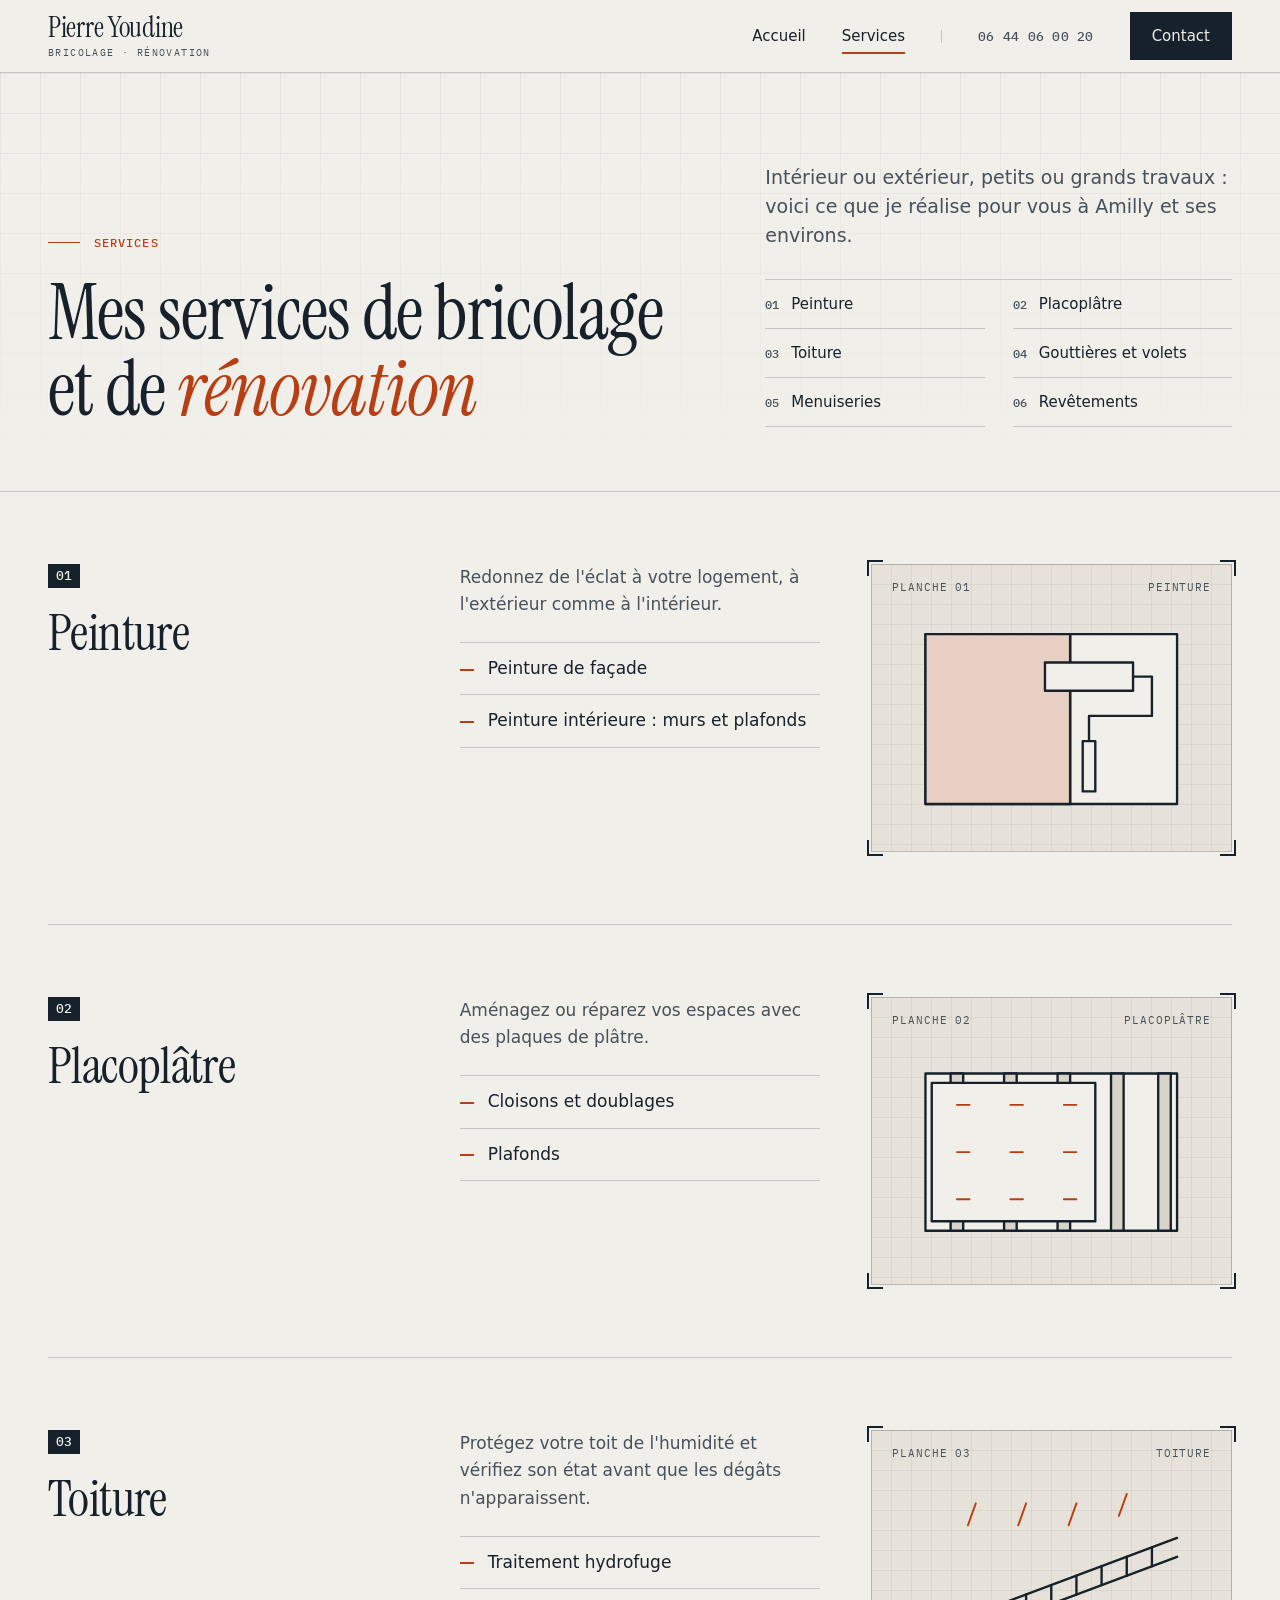
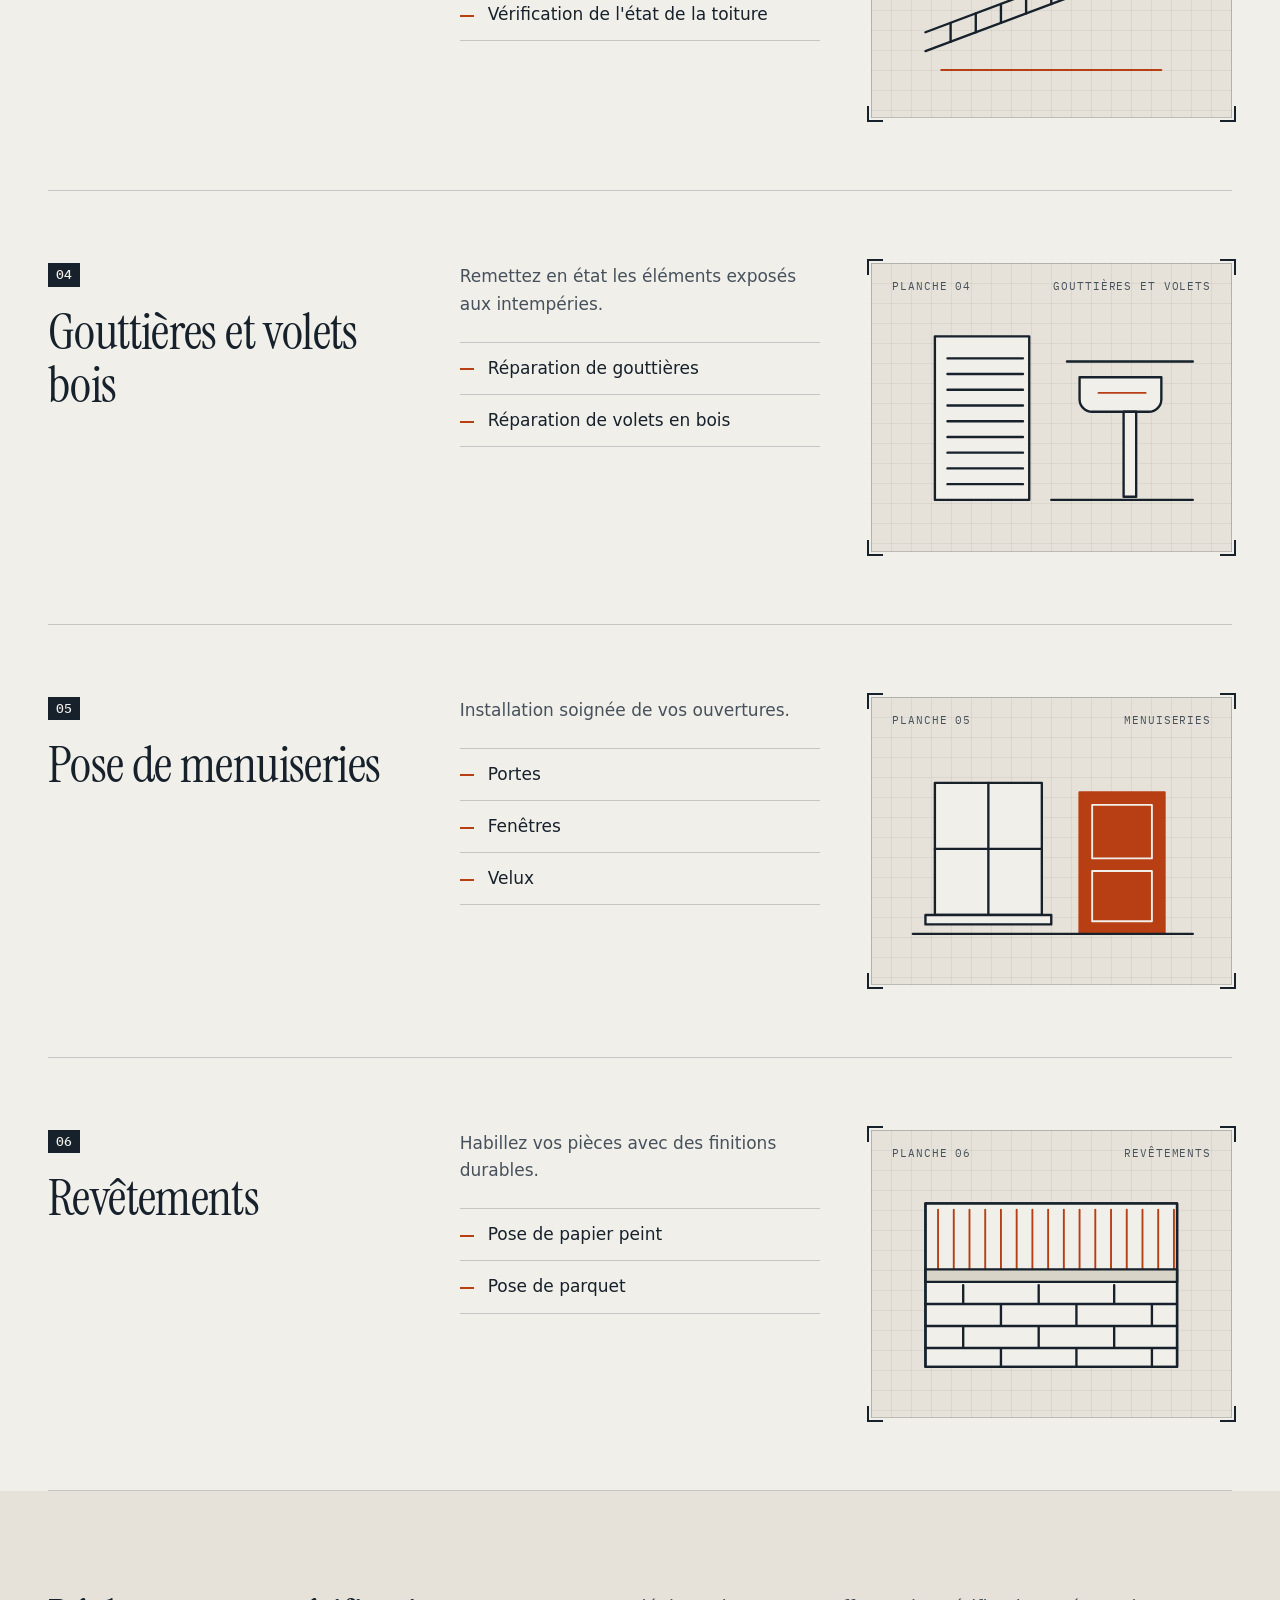
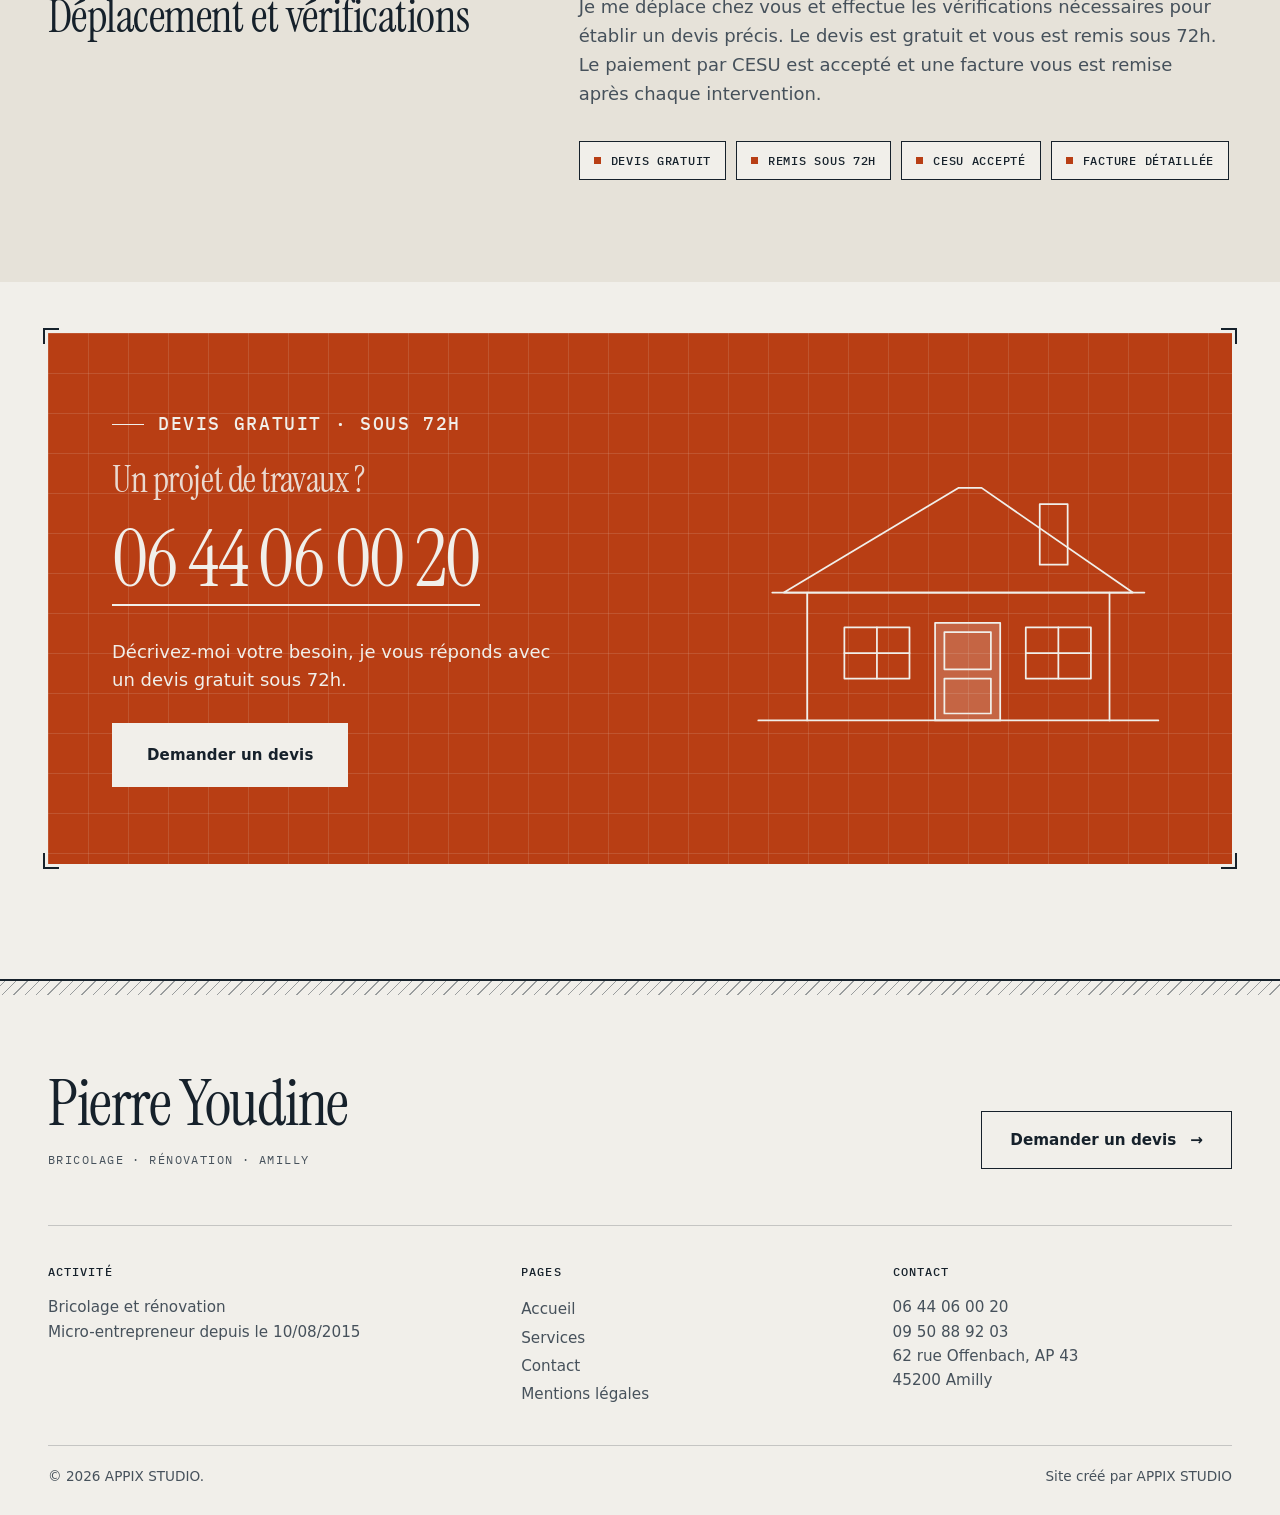
<file: services.html>
<!DOCTYPE html>
<html lang="fr">
<head>
<title>Services : peinture, placo, toiture, menuiseries | Pierre Youdine</title>
<meta name="description" content="Peinture façade et intérieur, placoplâtre, traitement hydrofuge de toiture, gouttières, volets bois, pose de portes, fenêtres, Velux, papier peint et parquet à Amilly.">
<meta name="robots" content="index, follow">
<meta property="og:type" content="website">
<meta property="og:locale" content="fr_FR">
<meta property="og:site_name" content="Pierre Youdine">
<meta property="og:title" content="Services de bricolage et rénovation | Pierre Youdine">
<meta property="og:description" content="Peinture, placoplâtre, toiture, gouttières, volets, menuiseries, papier peint et parquet à Amilly.">
<meta name="twitter:card" content="summary">
<meta charset="UTF-8">
<meta name="viewport" content="width=device-width, initial-scale=1">
<meta name="theme-color" content="#F1EFEA">
<link rel="icon" href="favicon.svg" type="image/svg+xml">
<link rel="preload" href="fonts/archivo-latin-wght-normal.woff2" as="font" type="font/woff2" crossorigin>
<link rel="preload" href="fonts/instrument-serif-latin-400-normal.woff2" as="font" type="font/woff2" crossorigin>
<link rel="stylesheet" href="style.css">
<script>document.documentElement.classList.add("js")</script>

</head>
<body>

<a class="skip" href="#contenu">Aller au contenu</a>
<header class="header">
  <div class="container header-inner">
    <a href="index.html" class="logo" aria-label="Pierre Youdine, accueil">
      <span class="logo-name">Pierre Youdine</span>
      <span class="logo-sub">Bricolage · Rénovation</span>
    </a>
    <button class="menu-btn" id="menuBtn" type="button" aria-label="Ouvrir le menu" aria-expanded="false" aria-controls="nav">
      <span class="menu-label">Menu</span>
      <span class="menu-bars" aria-hidden="true"><i></i><i></i></span>
    </button>
    <nav class="nav" id="nav" aria-label="Navigation principale">
      <a href="index.html">Accueil</a>
      <a href="services.html" aria-current="page">Services</a>
      <a href="tel:0644060020" class="nav-tel">06 44 06 00 20</a>
      <a href="contact.html" class="nav-cta">Contact</a>
    </nav>
  </div>
</header>

<main id="contenu" tabindex="-1">
  <section class="page-hero">
    <div class="container page-hero-grid">
      <div>
        <p class="eyebrow">Services</p>
        <h1>Mes services de bricolage et de <em>rénovation</em></h1>
      </div>
      <div class="page-hero-side"><p class="lead">Intérieur ou extérieur, petits ou grands travaux : voici ce que je réalise pour vous à Amilly et ses environs.</p><ol class="jump" aria-label="Aller à une prestation"><li><a href="#peinture"><span class="n">01</span>Peinture</a></li><li><a href="#placoplatre"><span class="n">02</span>Placoplâtre</a></li><li><a href="#toiture"><span class="n">03</span>Toiture</a></li><li><a href="#gouttieres-volets"><span class="n">04</span>Gouttières et volets</a></li><li><a href="#menuiseries"><span class="n">05</span>Menuiseries</a></li><li><a href="#revetements"><span class="n">06</span>Revêtements</a></li></ol></div>
    </div>
  </section>

  <section class="services">
    <div class="container">
<article class="service" id="peinture">
  <div class="service-head"><span class="service-n">01</span><h2>Peinture</h2></div>
  <div class="service-body"><p>Redonnez de l'éclat à votre logement, à l'extérieur comme à l'intérieur.</p><ul><li>Peinture de façade</li><li>Peinture intérieure : murs et plafonds</li></ul></div>
  <div class="service-fig marks"><span class="fig-cap"><span>Planche 01</span><span>Peinture</span></span><svg class="svc-svg" viewBox="0 0 200 140" aria-hidden="true" focusable="false"><rect class="f" x="20" y="16" width="160" height="108"/>
<rect class="wash" x="20" y="16" width="92" height="108"/>
<path d="M112 16V124"/>
<rect class="f" x="96" y="34" width="56" height="18"/>
<path d="M152 43H164V68H124V84"/>
<rect class="f" x="120" y="84" width="8" height="32"/></svg></div>
</article><article class="service" id="placoplatre">
  <div class="service-head"><span class="service-n">02</span><h2>Placoplâtre</h2></div>
  <div class="service-body"><p>Aménagez ou réparez vos espaces avec des plaques de plâtre.</p><ul><li>Cloisons et doublages</li><li>Plafonds</li></ul></div>
  <div class="service-fig marks"><span class="fig-cap"><span>Planche 02</span><span>Placoplâtre</span></span><svg class="svc-svg" viewBox="0 0 200 140" aria-hidden="true" focusable="false"><rect class="f" x="20" y="20" width="160" height="100"/>
<rect class="f2" x="36" y="20" width="8" height="100"/>
<rect class="f2" x="70" y="20" width="8" height="100"/>
<rect class="f2" x="104" y="20" width="8" height="100"/>
<rect class="f2" x="138" y="20" width="8" height="100"/>
<rect class="f2" x="168" y="20" width="8" height="100"/>
<rect class="f" x="24" y="26" width="104" height="88"/>
<path class="accent-line" d="M40 40h8M74 40h8M108 40h8M40 70h8M74 70h8M108 70h8M40 100h8M74 100h8M108 100h8"/></svg></div>
</article><article class="service" id="toiture">
  <div class="service-head"><span class="service-n">03</span><h2>Toiture</h2></div>
  <div class="service-body"><p>Protégez votre toit de l'humidité et vérifiez son état avant que les dégâts n'apparaissent.</p><ul><li>Traitement hydrofuge</li><li>Vérification de l'état de la toiture</li></ul></div>
  <div class="service-fig marks"><span class="fig-cap"><span>Planche 03</span><span>Toiture</span></span><svg class="svc-svg" viewBox="0 0 200 140" aria-hidden="true" focusable="false"><path d="M20 100L180 40M20 112L180 52"/>
<path d="M36 94.0v12M52 88.0v12M68 82.0v12M84 76.0v12M100 70.0v12M116 64.0v12M132 58.0v12M148 52.0v12M164 46.0v12"/>
<path class="accent-line" d="M52 18l-5 14M84 18l-5 14M116 18l-5 14M148 12l-5 14"/>
<path class="accent-line" d="M30 124H170"/></svg></div>
</article><article class="service" id="gouttieres-volets">
  <div class="service-head"><span class="service-n">04</span><h2>Gouttières et volets bois</h2></div>
  <div class="service-body"><p>Remettez en état les éléments exposés aux intempéries.</p><ul><li>Réparation de gouttières</li><li>Réparation de volets en bois</li></ul></div>
  <div class="service-fig marks"><span class="fig-cap"><span>Planche 04</span><span>Gouttières et volets</span></span><svg class="svc-svg" viewBox="0 0 200 140" aria-hidden="true" focusable="false"><rect class="f" x="26" y="18" width="60" height="104"/>
<path d="M34 32H82M34 42H82M34 52H82M34 62H82M34 72H82M34 82H82M34 92H82M34 102H82M34 112H82"/>
<path d="M110 34H190"/>
<path class="f" d="M118 44V58a8 8 0 0 0 8 8H162a8 8 0 0 0 8-8V44Z"/>
<rect class="f" x="146" y="66" width="8" height="54"/>
<path class="accent-line" d="M130 54h30"/>
<path d="M100 122H190"/></svg></div>
</article><article class="service" id="menuiseries">
  <div class="service-head"><span class="service-n">05</span><h2>Pose de menuiseries</h2></div>
  <div class="service-body"><p>Installation soignée de vos ouvertures.</p><ul><li>Portes</li><li>Fenêtres</li><li>Velux</li></ul></div>
  <div class="service-fig marks"><span class="fig-cap"><span>Planche 05</span><span>Menuiseries</span></span><svg class="svc-svg" viewBox="0 0 200 140" aria-hidden="true" focusable="false"><rect class="f" x="26" y="26" width="68" height="84"/>
<path d="M60 26V110M26 68H94"/>
<rect class="f" x="20" y="110" width="80" height="6"/>
<rect class="door" x="118" y="32" width="54" height="90"/>
<path class="door-line" d="M126 40H164V74H126ZM126 82H164V114H126Z"/>
<path d="M12 122H190"/></svg></div>
</article><article class="service" id="revetements">
  <div class="service-head"><span class="service-n">06</span><h2>Revêtements</h2></div>
  <div class="service-body"><p>Habillez vos pièces avec des finitions durables.</p><ul><li>Pose de papier peint</li><li>Pose de parquet</li></ul></div>
  <div class="service-fig marks"><span class="fig-cap"><span>Planche 06</span><span>Revêtements</span></span><svg class="svc-svg" viewBox="0 0 200 140" aria-hidden="true" focusable="false"><rect class="f" x="20" y="18" width="160" height="104"/>
<path class="accent-line" d="M28 22V60M38 22V60M48 22V60M58 22V60M68 22V60M78 22V60M88 22V60M98 22V60M108 22V60M118 22V60M128 22V60M138 22V60M148 22V60M158 22V60M168 22V60M178 22V60"/>
<rect class="f2" x="20" y="60" width="160" height="8"/>
<path d="M20 82H180M20 96H180M20 110H180M44 70V82M92 70V82M140 70V82M68 82V96M116 82V96M164 82V96M44 96V110M92 96V110M140 96V110M68 110V122M116 110V122M164 110V122"/>
<rect x="20" y="18" width="160" height="104"/></svg></div>
</article>
    </div>
  </section>

  <section class="notice">
    <div class="container notice-grid">
      <h2>Déplacement et vérifications</h2>
      <div>
        <p>Je me déplace chez vous et effectue les vérifications nécessaires pour établir un devis précis. Le devis est gratuit et vous est remis sous 72h. Le paiement par CESU est accepté et une facture vous est remise après chaque intervention.</p>
        <ul class="chips"><li>Devis gratuit</li><li>Remis sous 72h</li><li>CESU accepté</li><li>Facture détaillée</li></ul>
      </div>
    </div>
  </section>

  <section class="cta">
    <div class="container">
      <div class="cta-card cta-inner marks">
        <div class="cta-copy">
          <p class="eyebrow">Devis gratuit · Sous 72h</p>
          <h2>Un projet de travaux ?</h2>
          <a href="tel:0644060020" class="cta-phone">06 44 06 00 20</a>
          <p class="cta-text">Décrivez-moi votre besoin, je vous réponds avec un devis gratuit sous 72h.</p>
          <div class="cta-actions">
            <a href="contact.html" class="btn btn-light">Demander un devis</a>
          </div>
        </div>
        <svg class="cta-art" viewBox="0 0 360 250" aria-hidden="true" focusable="false">
          <path d="M30 120L180 30H200L330 120Z"/>
          <path d="M20 120H340"/>
          <rect x="250" y="44" width="24" height="52"/>
          <path d="M50 120V230M310 120V230"/>
          <rect x="82" y="150" width="56" height="44"/>
          <path d="M110 150V194M82 172H138"/>
          <rect class="door" x="160" y="146" width="56" height="84"/>
          <path d="M168 154H208V186H168ZM168 194H208V224H168Z"/>
          <rect x="238" y="150" width="56" height="44"/>
          <path d="M266 150V194M238 172H294"/>
          <path d="M8 230H352"/>
        </svg>
      </div>
    </div>
  </section>
</main>

<footer class="footer">
  <div class="footer-ground" aria-hidden="true"></div>
  <div class="container">
    <div class="footer-top">
      <div>
        <p class="footer-brand">Pierre Youdine</p>
        <p class="footer-sub">Bricolage · Rénovation · Amilly</p>
      </div>
      <a href="contact.html" class="footer-cta">Demander un devis</a>
    </div>
    <div class="footer-grid">
      <div>
        <p class="label">Activité</p>
        <p>Bricolage et rénovation<br>Micro-entrepreneur depuis le 10/08/2015</p>
      </div>
      <div>
        <p class="label">Pages</p>
        <ul>
          <li><a href="index.html">Accueil</a></li>
          <li><a href="services.html">Services</a></li>
          <li><a href="contact.html">Contact</a></li>
          <li><a href="mentions-legales.html">Mentions légales</a></li>
        </ul>
      </div>
      <div>
        <p class="label">Contact</p>
        <p>
          <a href="tel:0644060020">06 44 06 00 20</a><br>
          <a href="tel:0950889203">09 50 88 92 03</a><br>
          62 rue Offenbach, AP 43<br>45200 Amilly
        </p>
      </div>
    </div>
    <div class="footer-bottom">
      <p>© <span class="year">2026</span> APPIX STUDIO.</p>
      <p>Site créé par <a href="https://appixstudio.com" target="_blank" rel="noopener">APPIX STUDIO</a></p>
    </div>
  </div>
</footer>

<a href="tel:0644060020" class="call-fab" aria-label="Appeler Pierre Youdine">Appeler</a>

<script src="script.js" defer></script>
</body>
</html>
</file>
<file: style.css>
@font-face {
  font-family: "Instrument Serif";
  src: url("fonts/instrument-serif-latin-400-normal.woff2") format("woff2");
  font-weight: 400;
  font-style: normal;
  font-display: swap;
}

@font-face {
  font-family: "Instrument Serif";
  src: url("fonts/instrument-serif-latin-400-italic.woff2") format("woff2");
  font-weight: 400;
  font-style: italic;
  font-display: swap;
}

@font-face {
  font-family: "Archivo";
  src: url("fonts/archivo-latin-wght-normal.woff2") format("woff2");
  font-weight: 100 900;
  font-style: normal;
  font-display: swap;
}

@font-face {
  font-family: "IBM Plex Mono";
  src: url("fonts/ibm-plex-mono-latin-400-normal.woff2") format("woff2");
  font-weight: 400;
  font-style: normal;
  font-display: swap;
}

@font-face {
  font-family: "IBM Plex Mono";
  src: url("fonts/ibm-plex-mono-latin-500-normal.woff2") format("woff2");
  font-weight: 500;
  font-style: normal;
  font-display: swap;
}

:root {
  --ink: #16212b;
  --muted: #46515b;
  --plaster: #f1efea;
  --plaster-2: #e6e2d9;
  --plaster-3: #d9d4c8;
  --minium: #b83e14;
  --minium-soft: #e8cfc3;
  --minium-on-dark: #e0663a;
  --line: rgba(22, 33, 43, 0.2);
  --line-dark: rgba(241, 239, 234, 0.24);
  --grid: rgba(22, 33, 43, 0.06);
  --grid-dark: rgba(241, 239, 234, 0.06);
  --grid-light: rgba(241, 239, 234, 0.13);
  --serif: "Instrument Serif", "Iowan Old Style", Georgia, serif;
  --sans: "Archivo", system-ui, -apple-system, "Segoe UI", Roboto, sans-serif;
  --mono: "IBM Plex Mono", ui-monospace, "SFMono-Regular", Menlo, monospace;
  --gutter: clamp(20px, 4vw, 48px);
  --header-h: 72px;
}

*,
*::before,
*::after {
  box-sizing: border-box;
}

* {
  margin: 0;
  padding: 0;
}

html {
  scroll-behavior: smooth;
  scroll-padding-top: calc(var(--header-h) + 24px);
  -webkit-text-size-adjust: 100%;
}

body {
  font-family: var(--sans);
  font-size: 1.0625rem;
  line-height: 1.6;
  color: var(--ink);
  background: var(--plaster);
  -webkit-font-smoothing: antialiased;
}

body.menu-open {
  overflow: hidden;
}

img,
svg {
  display: block;
  max-width: 100%;
}

a {
  color: inherit;
  text-decoration: none;
}

ul,
ol {
  list-style: none;
}

em {
  font-style: italic;
  color: var(--minium);
}

:focus-visible {
  outline: 2px solid var(--minium);
  outline-offset: 3px;
}

main:focus {
  outline: none;
}

.skip {
  position: absolute;
  left: 16px;
  top: -80px;
  z-index: 100;
  background: var(--ink);
  color: var(--plaster);
  padding: 12px 18px;
  font-weight: 600;
}

.skip:focus {
  top: 12px;
}

.container {
  width: 100%;
  max-width: 1280px;
  margin: 0 auto;
  padding-inline: var(--gutter);
}

.label,
.eyebrow {
  font-family: var(--mono);
  font-size: 0.75rem;
  font-weight: 500;
  letter-spacing: 0.09em;
  text-transform: uppercase;
}

.eyebrow {
  display: flex;
  align-items: center;
  gap: 14px;
  color: var(--minium);
  margin-bottom: 28px;
}

.eyebrow::before {
  content: "";
  width: 32px;
  height: 1px;
  background: currentColor;
}

h1,
h2,
h3 {
  font-weight: 400;
}

h1,
h2 {
  font-family: var(--serif);
  letter-spacing: -0.012em;
}

h2 {
  font-size: clamp(2.2rem, 4.6vw, 3.6rem);
  line-height: 1.04;
}

.intro {
  color: var(--muted);
  max-width: 34ch;
  margin-top: 22px;
}

.header {
  position: sticky;
  top: 0;
  z-index: 50;
  background: var(--plaster);
  border-bottom: 1px solid var(--line);
}

.header-inner {
  display: flex;
  align-items: center;
  justify-content: space-between;
  height: var(--header-h);
}

.logo {
  display: flex;
  flex-direction: column;
  line-height: 1;
}

.logo-name {
  font-family: var(--serif);
  font-size: 1.75rem;
  letter-spacing: -0.01em;
}

.logo-sub {
  font-family: var(--mono);
  font-size: 0.625rem;
  letter-spacing: 0.14em;
  text-transform: uppercase;
  color: var(--muted);
  margin-top: 6px;
}

.nav {
  display: flex;
  align-items: center;
  gap: 36px;
  font-size: 0.9375rem;
  font-weight: 500;
}

.nav > a:not(.nav-cta):not(.nav-tel) {
  position: relative;
  padding: 6px 0;
}

.nav > a:not(.nav-cta):not(.nav-tel)::after {
  content: "";
  position: absolute;
  left: 0;
  right: 0;
  bottom: 0;
  height: 2px;
  background: var(--minium);
  transform: scaleX(0);
  transform-origin: left;
  transition: transform 0.25s ease;
}

.nav > a:not(.nav-cta):not(.nav-tel):hover::after,
.nav > a[aria-current="page"]:not(.nav-cta)::after {
  transform: scaleX(1);
}

.nav-tel {
  font-family: var(--mono);
  font-size: 0.8125rem;
  letter-spacing: 0.02em;
  color: var(--muted);
  padding-left: 36px;
  border-left: 1px solid var(--line);
  line-height: 1;
}

.nav-tel:hover {
  color: var(--minium);
}

.nav-cta {
  background: var(--ink);
  color: var(--plaster);
  padding: 12px 22px;
  transition: background 0.2s;
}

.nav-cta:hover,
.nav-cta[aria-current="page"] {
  background: var(--minium);
}

.menu-btn {
  display: none;
  align-items: center;
  gap: 12px;
  background: none;
  border: 0;
  cursor: pointer;
  color: var(--ink);
  font-family: var(--mono);
  font-size: 0.75rem;
  font-weight: 500;
  letter-spacing: 0.09em;
  text-transform: uppercase;
  height: 44px;
  padding: 0;
}

.menu-bars {
  position: relative;
  width: 26px;
  height: 10px;
}

.menu-bars i {
  position: absolute;
  left: 0;
  width: 100%;
  height: 2px;
  background: currentColor;
  transition: transform 0.25s ease, top 0.25s ease;
}

.menu-bars i:first-child {
  top: 0;
}

.menu-bars i:last-child {
  top: 8px;
}

.menu-btn[aria-expanded="true"] .menu-bars i:first-child {
  top: 4px;
  transform: rotate(45deg);
}

.menu-btn[aria-expanded="true"] .menu-bars i:last-child {
  top: 4px;
  transform: rotate(-45deg);
}

.btn {
  display: inline-flex;
  align-items: center;
  justify-content: center;
  gap: 14px;
  padding: 17px 30px;
  border: 1px solid var(--ink);
  font-family: var(--sans);
  font-size: 0.9375rem;
  font-weight: 600;
  letter-spacing: 0.01em;
  cursor: pointer;
  text-align: center;
  transition: background 0.2s, color 0.2s, border-color 0.2s;
}

.btn-primary {
  background: var(--ink);
  color: var(--plaster);
}

.btn-primary::after {
  content: "→";
  transition: transform 0.2s;
}

.btn-primary:hover {
  background: var(--minium);
  border-color: var(--minium);
}

.btn-primary:hover::after {
  transform: translateX(4px);
}

.btn:disabled {
  opacity: 0.55;
  cursor: wait;
}

.btn-light {
  background: var(--plaster);
  border-color: var(--plaster);
  color: var(--ink);
}

.btn-light:hover {
  background: var(--ink);
  border-color: var(--ink);
  color: var(--plaster);
}

.tel-link {
  font-family: var(--mono);
  font-size: 0.9375rem;
  font-weight: 500;
  border-bottom: 1px solid var(--ink);
  padding-bottom: 3px;
  transition: color 0.2s, border-color 0.2s;
}

.tel-link:hover {
  color: var(--minium);
  border-color: var(--minium);
}

.text-link {
  display: inline-block;
  margin-top: 28px;
  font-weight: 600;
  border-bottom: 2px solid var(--minium);
  padding-bottom: 3px;
  transition: color 0.2s;
}

.text-link:hover {
  color: var(--minium);
}

.actions {
  display: flex;
  flex-wrap: wrap;
  align-items: center;
  gap: 20px 32px;
}

.hero {
  padding: clamp(40px, 6vw, 88px) 0 clamp(48px, 6vw, 80px);
}

.hero-grid {
  display: grid;
  grid-template-columns: minmax(0, 5fr) minmax(0, 7fr);
  gap: clamp(32px, 5vw, 80px);
  align-items: center;
}

.hero h1 {
  font-size: clamp(3rem, 6.4vw, 5.6rem);
  line-height: 0.97;
  margin-bottom: 32px;
}

.lead {
  font-size: 1.1875rem;
  line-height: 1.55;
  color: var(--muted);
  max-width: 46ch;
}

.hero .lead {
  margin-bottom: 40px;
}

.plan-cap {
  display: flex;
  justify-content: space-between;
  gap: 16px;
  font-family: var(--mono);
  font-size: 0.6875rem;
  letter-spacing: 0.08em;
  text-transform: uppercase;
  color: var(--muted);
  padding-bottom: 12px;
}

.plan-frame {
  border: 1px solid var(--line);
  padding: clamp(8px, 2vw, 24px);
}

.plan-svg {
  width: 100%;
  height: auto;
  overflow: visible;
}

.plan-svg :is(path, rect) {
  stroke: var(--ink);
  stroke-width: 1.5;
  stroke-linejoin: round;
  stroke-linecap: round;
  fill: none;
  transition: stroke 0.2s, fill 0.2s;
}

.plan-svg a {
  cursor: pointer;
}

.plan-svg .f {
  fill: var(--plaster);
}

.plan-svg .f2,
.plan-svg .t2 {
  fill: var(--plaster-2);
}

.plan-svg .t3 {
  fill: var(--plaster-3);
}

.plan-svg .ground {
  stroke-width: 2;
}

.plan-svg .hatch,
.plan-svg .tiles {
  stroke-width: 1;
  opacity: 0.4;
}

.plan-svg .cut {
  fill: var(--plaster);
  stroke-dasharray: 5 4;
}

.plan-svg .fascia {
  fill: var(--ink);
}

.plan-svg .door {
  fill: var(--minium);
  stroke: var(--minium);
}

.plan-svg .door-line {
  stroke: var(--plaster);
  stroke-width: 1.2;
}

.plan-svg .accent-line {
  stroke: var(--minium);
  stroke-width: 1;
}

.plan-svg .tag text {
  font-family: var(--mono);
  font-size: 11px;
  font-weight: 500;
  fill: var(--plaster);
  stroke: none;
}

.plan-svg .tagbox {
  fill: var(--ink);
  stroke: none;
}

.plan-svg a.is-hot :is(path, rect):not(.door):not(.door-line):not(.tagbox) {
  stroke: var(--minium);
}

.plan-svg a.is-hot .t2,
.plan-svg a.is-hot .t3 {
  fill: var(--minium-soft);
}

.plan-svg a.is-hot .tagbox {
  fill: var(--minium);
}

.plan-svg a.is-hot .fascia {
  fill: var(--minium);
}

.legend {
  display: grid;
  grid-template-columns: repeat(3, 1fr);
  border-top: 1px solid var(--line);
  margin-top: 20px;
}

.legend a {
  display: flex;
  align-items: baseline;
  gap: 12px;
  padding: 14px 0;
  border-bottom: 1px solid var(--line);
  font-weight: 500;
  font-size: 0.9375rem;
  transition: color 0.2s;
}

.legend li:nth-child(3n + 2) a,
.legend li:nth-child(3n) a {
  padding-left: 16px;
}

.legend .n,
.row-n,
.service-n {
  font-family: var(--mono);
  font-size: 0.75rem;
  font-weight: 500;
  color: var(--muted);
  transition: color 0.2s;
}

.legend a.is-hot,
.legend a.is-hot .n {
  color: var(--minium);
}

.facts-wrap {
  border-block: 1px solid var(--line);
}

.facts {
  display: grid;
  grid-template-columns: repeat(4, 1fr);
}

.facts > div {
  padding: 32px 28px 32px 0;
}

.facts > div + div {
  padding-left: 28px;
  border-left: 1px solid var(--line);
}

.facts dt {
  font-family: var(--mono);
  font-size: 0.6875rem;
  letter-spacing: 0.1em;
  text-transform: uppercase;
  color: var(--muted);
  margin-bottom: 14px;
}

.facts strong {
  display: block;
  font-family: var(--serif);
  font-size: 1.9rem;
  font-weight: 400;
  line-height: 1.1;
}

.facts span {
  display: block;
  font-size: 0.9rem;
  color: var(--muted);
  margin-top: 6px;
}

.section {
  padding: clamp(72px, 10vw, 140px) 0;
}

.split {
  display: grid;
  grid-template-columns: minmax(0, 4fr) minmax(0, 8fr);
  gap: clamp(32px, 6vw, 96px);
  align-items: start;
}

.split-head {
  position: sticky;
  top: calc(var(--header-h) + 40px);
}

.index {
  border-top: 1px solid var(--line);
}

.row {
  display: grid;
  grid-template-columns: 56px minmax(0, 1fr) 32px;
  align-items: baseline;
  gap: 8px;
  padding: 30px 0;
  border-bottom: 1px solid var(--line);
}

.row-body {
  display: flex;
  flex-direction: column;
  gap: 6px;
}

.row-title {
  font-family: var(--serif);
  font-size: clamp(1.9rem, 3.4vw, 2.7rem);
  line-height: 1.05;
  transition: color 0.2s, transform 0.25s ease;
}

.row-desc {
  color: var(--muted);
}

.row-go {
  font-size: 1.4rem;
  color: var(--muted);
  transition: transform 0.25s ease, color 0.2s;
}

.row:hover .row-title {
  color: var(--minium);
  transform: translateX(8px);
}

.row:hover .row-go {
  color: var(--minium);
  transform: translateX(6px);
}

.row:hover .row-n {
  color: var(--minium);
}

.dark :focus-visible,
.cta :focus-visible,
.footer :focus-visible {
  outline-color: var(--minium-on-dark);
}

.page-hero {
  padding: clamp(48px, 7vw, 104px) 0 clamp(40px, 5vw, 72px);
  border-bottom: 1px solid var(--line);
}

.page-hero-grid {
  display: grid;
  grid-template-columns: minmax(0, 7fr) minmax(0, 5fr);
  gap: clamp(24px, 5vw, 80px);
  align-items: end;
}

.page-hero h1 {
  font-size: clamp(2.8rem, 6vw, 5.2rem);
  line-height: 0.98;
}

.page-hero .eyebrow {
  margin-bottom: 24px;
}

.services .container {
  padding-block: 0;
}

.service {
  display: grid;
  grid-template-columns: minmax(0, 4fr) minmax(0, 4fr) minmax(0, 4fr);
  gap: clamp(24px, 4vw, 64px);
  align-items: start;
  padding: clamp(40px, 6vw, 72px) 0;
  border-bottom: 1px solid var(--line);
}

.service-head {
  display: flex;
  flex-direction: column;
  gap: 18px;
}

.service-n {
  font-size: 0.8125rem;
}

.service h2 {
  font-size: clamp(2.2rem, 4vw, 3.3rem);
  transition: color 0.3s;
}

.service:target h2,
.service:target .service-n {
  color: var(--minium);
}

.service-body p {
  color: var(--muted);
  margin-bottom: 24px;
  max-width: 38ch;
}

.service-body li {
  position: relative;
  padding: 12px 0 12px 28px;
  border-top: 1px solid var(--line);
  font-weight: 500;
}

.service-body li:last-child {
  border-bottom: 1px solid var(--line);
}

.service-body li::before {
  content: "";
  position: absolute;
  left: 0;
  top: 50%;
  width: 14px;
  height: 2px;
  background: var(--minium);
}

.service-fig {
  border: 1px solid var(--line);
  background: var(--plaster-2);
  padding: 16px;
}

.svc-svg {
  width: 100%;
  height: auto;
}

.svc-svg :is(path, rect) {
  stroke: var(--ink);
  stroke-width: 1.5;
  stroke-linejoin: round;
  stroke-linecap: round;
  fill: none;
}

.svc-svg .f {
  fill: var(--plaster);
}

.svc-svg .f2 {
  fill: var(--plaster-3);
}

.svc-svg .wash {
  fill: var(--minium-soft);
}

.svc-svg .door {
  fill: var(--minium);
  stroke: var(--minium);
}

.svc-svg .door-line {
  stroke: var(--plaster);
  stroke-width: 1.2;
}

.svc-svg .accent-line {
  stroke: var(--minium);
  stroke-width: 1.2;
}

.notice {
  background: var(--plaster-2);
  padding: clamp(56px, 8vw, 104px) 0;
}

.notice-grid {
  display: grid;
  grid-template-columns: minmax(0, 5fr) minmax(0, 7fr);
  gap: clamp(24px, 5vw, 80px);
  align-items: start;
}

.notice h2 {
  font-size: clamp(2rem, 3.6vw, 2.9rem);
}

.notice p {
  color: var(--muted);
  max-width: 56ch;
  font-size: 1.125rem;
}

.contact {
  padding: clamp(56px, 8vw, 112px) 0;
}

.contact-grid {
  display: grid;
  grid-template-columns: minmax(0, 5fr) minmax(0, 7fr);
  gap: clamp(32px, 6vw, 96px);
  align-items: start;
}

.contact h2 {
  font-size: clamp(2rem, 3.6vw, 2.9rem);
  margin-bottom: 36px;
}

.coords {
  border-top: 1px solid var(--line);
}

.coords li > a,
.coords li > div {
  display: flex;
  flex-direction: column;
  gap: 8px;
  padding: 24px 0;
  border-bottom: 1px solid var(--line);
}

.coords .label {
  color: var(--muted);
}

.coord-val {
  font-family: var(--serif);
  font-size: clamp(2rem, 3.4vw, 2.7rem);
  line-height: 1.05;
  transition: color 0.2s;
}

.coords a:hover .coord-val {
  color: var(--minium);
}

.coord-addr {
  font-size: clamp(1.5rem, 2.4vw, 1.9rem);
}

.form-wrap {
  background: var(--plaster-2);
  padding: clamp(24px, 4vw, 48px);
}

.form {
  display: flex;
  flex-direction: column;
  gap: 28px;
}

.field {
  display: flex;
  flex-direction: column;
  gap: 8px;
}

.field-row {
  display: grid;
  grid-template-columns: 1fr 1fr;
  gap: 28px;
}

.field label {
  font-family: var(--mono);
  font-size: 0.75rem;
  font-weight: 500;
  letter-spacing: 0.08em;
  text-transform: uppercase;
}

.optional {
  color: var(--muted);
  text-transform: none;
  letter-spacing: 0;
}

.field input,
.field select,
.field textarea {
  width: 100%;
  font-family: var(--sans);
  font-size: 1.0625rem;
  color: var(--ink);
  background: transparent;
  border: 0;
  border-bottom: 1px solid var(--ink);
  border-radius: 0;
  padding: 10px 0;
  appearance: none;
  -webkit-appearance: none;
}

.field select {
  cursor: pointer;
  padding-right: 28px;
  background-image: url("data:image/svg+xml,%3Csvg xmlns='http://www.w3.org/2000/svg' width='14' height='9' viewBox='0 0 14 9' fill='none' stroke='%2316212b' stroke-width='1.6'%3E%3Cpath d='M1 1l6 6 6-6'/%3E%3C/svg%3E");
  background-repeat: no-repeat;
  background-position: right 2px center;
}

.field textarea {
  resize: vertical;
  min-height: 140px;
  border: 1px solid var(--ink);
  padding: 12px 14px;
}

.field input:focus-visible,
.field select:focus-visible,
.field textarea:focus-visible {
  outline: none;
  border-color: var(--minium);
  box-shadow: 0 1px 0 var(--minium);
}

.field textarea:focus-visible {
  box-shadow: 0 0 0 1px var(--minium);
}

.field :user-invalid {
  border-color: var(--minium);
}

.consent {
  display: flex;
  align-items: flex-start;
  gap: 14px;
  font-size: 0.92rem;
  color: var(--muted);
}

.consent input {
  flex-shrink: 0;
  width: 20px;
  height: 20px;
  margin-top: 2px;
  accent-color: var(--minium);
}

.consent a {
  color: var(--ink);
  text-decoration: underline;
  text-underline-offset: 3px;
}

.hp {
  position: absolute;
  left: -9999px;
  width: 1px;
  height: 1px;
  opacity: 0;
}

.form .btn {
  align-self: flex-start;
}

.form-status {
  font-weight: 600;
  min-height: 1.5em;
}

.form-status.success {
  color: #1f6a43;
}

.form-status.error {
  color: var(--minium);
}

.legal-wrap {
  padding: clamp(48px, 7vw, 96px) 0;
}

.legal {
  max-width: 820px;
}

.legal h2 {
  font-size: clamp(1.7rem, 2.6vw, 2.1rem);
  margin: 44px 0 14px;
}

.legal h2:first-child {
  margin-top: 0;
}

.legal p {
  color: var(--muted);
  margin-bottom: 12px;
}

.legal a {
  color: var(--ink);
  text-decoration: underline;
  text-underline-offset: 3px;
}

.legal .back {
  margin-top: 40px;
}

.legal .text-link {
  text-decoration: none;
  margin-top: 0;
}

.footer {
  background: var(--ink);
  color: #a9b2ba;
  padding-top: clamp(56px, 8vw, 96px);
  font-size: 0.95rem;
}

.footer-brand {
  font-family: var(--serif);
  font-size: clamp(3.2rem, 11vw, 10rem);
  line-height: 0.9;
  letter-spacing: -0.02em;
  color: var(--plaster);
  margin-bottom: clamp(40px, 6vw, 72px);
}

.footer-grid {
  display: grid;
  grid-template-columns: 1.3fr 1fr 1fr;
  gap: 32px;
  padding: 36px 0;
  border-top: 1px solid var(--line-dark);
}

.footer .label {
  color: var(--plaster);
  margin-bottom: 14px;
}

.footer li {
  padding: 2px 0;
}

.footer a:hover {
  color: var(--plaster);
  text-decoration: underline;
  text-underline-offset: 3px;
}

.footer-bottom {
  display: flex;
  justify-content: space-between;
  flex-wrap: wrap;
  gap: 8px 24px;
  border-top: 1px solid var(--line-dark);
  padding: 20px 0 28px;
  font-size: 0.85rem;
}

.call-fab {
  display: none;
  position: fixed;
  right: 16px;
  bottom: 16px;
  z-index: 40;
  background: var(--minium);
  color: var(--plaster);
  font-weight: 700;
  padding: 15px 24px;
  box-shadow: 0 6px 18px rgba(22, 33, 43, 0.28);
}

@media (prefers-reduced-motion: no-preference) {
.plan-svg .draw {
    stroke-dasharray: 1;
    stroke-dashoffset: 1;
    animation: draw 1.8s cubic-bezier(0.5, 0, 0.2, 1) 0.15s forwards;
  }
}

@keyframes draw {
  to {
    stroke-dashoffset: 0;
  }
}

@media (prefers-reduced-motion: reduce) {
html {
    scroll-behavior: auto;
  }

* {
    transition: none !important;
  }
}

@media (max-width: 1080px) {
.hero-grid {
    grid-template-columns: 1fr;
  }

.hero .lead {
    max-width: 56ch;
  }

.plan {
    max-width: 760px;
  }

.facts {
    grid-template-columns: repeat(2, 1fr);
  }

.facts > div:nth-child(3) {
    padding-left: 0;
    border-left: 0;
  }

.facts > div:nth-child(n + 3) {
    border-top: 1px solid var(--line);
  }

.service {
    grid-template-columns: minmax(0, 1fr) minmax(0, 1fr);
  }

.service-head {
    grid-column: 1 / -1;
    flex-direction: row;
    align-items: baseline;
    gap: 20px;
  }

.nav {
    gap: 24px;
  }

.nav-tel {
    padding-left: 24px;
  }
}

@media (max-width: 860px) {
.split,
  .contact-grid,
  .notice-grid,
  .page-hero-grid,
  .cta-inner {
    grid-template-columns: 1fr;
  }

.split-head {
    position: static;
  }

.intro {
    max-width: 46ch;
  }

.footer-grid {
    grid-template-columns: 1fr 1fr;
  }

.footer-grid > div:first-child {
    grid-column: 1 / -1;
  }

.menu-btn {
    display: flex;
  }

.nav {
    display: none;
    position: fixed;
    top: var(--header-h);
    left: 0;
    right: 0;
    bottom: 0;
    z-index: 49;
    flex-direction: column;
    align-items: stretch;
    gap: 0;
    background: var(--plaster);
    padding: 16px var(--gutter) 32px;
    overflow-y: auto;
    font-size: 1rem;
  }

.nav.open {
    display: flex;
  }

.nav > a:not(.nav-cta):not(.nav-tel) {
    font-family: var(--serif);
    font-size: 2.6rem;
    font-weight: 400;
    line-height: 1;
    padding: 22px 0;
    border-bottom: 1px solid var(--line);
  }

.nav > a:not(.nav-cta):not(.nav-tel)::after {
    display: none;
  }

.nav > a[aria-current="page"]:not(.nav-cta) {
    color: var(--minium);
  }

.nav-tel {
    order: 3;
    margin-top: 32px;
    padding: 0;
    border: 0;
    font-size: 1.125rem;
    color: var(--ink);
  }

.nav-cta {
    order: 2;
    margin-top: 28px;
    padding: 18px;
    text-align: center;
  }
}

@media (max-width: 720px) {
:root {
    --header-h: 64px;
  }

body {
    font-size: 1rem;
  }

.logo-name {
    font-size: 1.55rem;
  }

.logo-sub {
    font-size: 0.5625rem;
  }

.hero h1 {
    font-size: clamp(2.8rem, 12.6vw, 3.6rem);
  }

.actions {
    flex-direction: column;
    align-items: stretch;
    gap: 22px;
  }

.actions .tel-link {
    align-self: flex-start;
  }

.plan-cap span:last-child {
    text-align: right;
  }

.legend {
    grid-template-columns: 1fr 1fr;
  }

.legend li:nth-child(3n + 2) a,
  .legend li:nth-child(3n) a {
    padding-left: 0;
  }

.legend li:nth-child(2n) a {
    padding-left: 16px;
  }

.facts > div,
  .facts > div + div {
    padding: 22px 12px 22px 0;
  }

.facts > div:nth-child(even) {
    padding-left: 16px;
  }

.facts strong {
    font-size: 1.5rem;
  }

.row {
    grid-template-columns: 40px minmax(0, 1fr) 24px;
    padding: 24px 0;
  }

.service {
    grid-template-columns: 1fr;
  }

.field-row {
    grid-template-columns: 1fr;
  }

.btn,
  .form .btn {
    width: 100%;
  }

.footer-grid {
    grid-template-columns: 1fr;
  }

.footer-bottom {
    flex-direction: column;
    padding-bottom: 92px;
  }

.call-fab {
    display: block;
  }

body.menu-open .call-fab {
    display: none;
  }
}

.tag {
  display: inline-flex;
  align-items: center;
  justify-content: center;
  min-width: 30px;
  padding: 4px 8px;
  background: var(--ink);
  color: var(--plaster);
  font-family: var(--mono);
  font-size: 0.75rem;
  font-weight: 500;
  line-height: 1.2;
  transition: background 0.2s;
}

.marks {
  position: relative;
}

.marks::after {
  content: "";
  position: absolute;
  inset: -5px;
  pointer-events: none;
  background:
    linear-gradient(var(--ink), var(--ink)) top left / 16px 2px no-repeat,
    linear-gradient(var(--ink), var(--ink)) top left / 2px 16px no-repeat,
    linear-gradient(var(--ink), var(--ink)) top right / 16px 2px no-repeat,
    linear-gradient(var(--ink), var(--ink)) top right / 2px 16px no-repeat,
    linear-gradient(var(--ink), var(--ink)) bottom left / 16px 2px no-repeat,
    linear-gradient(var(--ink), var(--ink)) bottom left / 2px 16px no-repeat,
    linear-gradient(var(--ink), var(--ink)) bottom right / 16px 2px no-repeat,
    linear-gradient(var(--ink), var(--ink)) bottom right / 2px 16px no-repeat;
}

.sec-head {
  display: grid;
  grid-template-columns: minmax(0, 7fr) minmax(0, 5fr);
  gap: clamp(24px, 5vw, 80px);
  align-items: end;
  margin-bottom: clamp(40px, 5vw, 72px);
}

.sec-side .intro {
  margin-top: 0;
}

.cards {
  display: grid;
  grid-template-columns: repeat(3, minmax(0, 1fr));
  gap: clamp(16px, 2vw, 28px);
}

.cards > li {
  display: flex;
}

.card {
  display: flex;
  flex-direction: column;
  width: 100%;
  padding: 16px 16px 26px;
  background: var(--plaster);
  border: 1px solid var(--line);
  transition: border-color 0.25s, transform 0.3s ease, box-shadow 0.3s ease;
}

.card-top {
  display: flex;
  align-items: center;
  justify-content: space-between;
  margin-bottom: 14px;
}

.card-go {
  font-size: 1.3rem;
  line-height: 1;
  color: var(--muted);
  transition: transform 0.25s ease, color 0.2s;
}

.card-fig,
.service-fig {
  background-color: var(--plaster-2);
  background-image:
    linear-gradient(var(--grid) 1px, transparent 1px),
    linear-gradient(90deg, var(--grid) 1px, transparent 1px);
  background-size: 20px 20px;
  background-position: -1px -1px;
}

.card-fig {
  display: block;
  padding: 14px;
  margin-bottom: 24px;
  border: 1px solid var(--line);
}

.card-title {
  font-family: var(--serif);
  font-size: clamp(1.8rem, 2.6vw, 2.3rem);
  line-height: 1.05;
  transition: color 0.2s;
}

.card-desc {
  margin-top: 8px;
  color: var(--muted);
}

.card:hover {
  border-color: var(--minium);
  transform: translateY(-5px);
  box-shadow: 0 22px 36px -24px rgba(22, 33, 43, 0.45);
}

.card:hover .tag {
  background: var(--minium);
}

.card:hover .card-go {
  color: var(--minium);
  transform: translateX(5px);
}

.card:hover .card-title {
  color: var(--minium);
}

.card:hover .svc-svg :is(path, rect):not(.door):not(.door-line):not(.wash) {
  stroke: var(--minium);
}

.svc-svg :is(path, rect) {
  transition: stroke 0.25s;
}

.facts dt::before {
  content: "";
  display: inline-block;
  width: 8px;
  height: 8px;
  margin-right: 10px;
  background: var(--minium);
}

.btn-light {
  padding: 19px 34px;
}

.page-hero {
  position: relative;
}

.page-hero::before {
  content: "";
  position: absolute;
  inset: 0;
  pointer-events: none;
  background-image:
    linear-gradient(var(--grid) 1px, transparent 1px),
    linear-gradient(90deg, var(--grid) 1px, transparent 1px);
  background-size: 40px 40px;
  -webkit-mask-image: linear-gradient(to bottom, #000, transparent 90%);
  mask-image: linear-gradient(to bottom, #000, transparent 90%);
}

.page-hero > .container {
  position: relative;
}

.page-hero-side .lead {
  max-width: 46ch;
}

.jump {
  display: grid;
  grid-template-columns: 1fr 1fr;
  column-gap: 28px;
  margin-top: 28px;
  border-top: 1px solid var(--line);
}

.jump a {
  display: flex;
  align-items: baseline;
  gap: 12px;
  padding: 12px 0;
  border-bottom: 1px solid var(--line);
  font-size: 0.9375rem;
  font-weight: 500;
  transition: color 0.2s, padding-left 0.2s;
}

.jump .n {
  font-family: var(--mono);
  font-size: 0.75rem;
  color: var(--muted);
}

.jump a:hover {
  color: var(--minium);
  padding-left: 6px;
}

.jump a:hover .n {
  color: var(--minium);
}

.chips {
  display: flex;
  flex-wrap: wrap;
  gap: 10px;
  margin-top: 28px;
}

.chips li {
  display: inline-flex;
  align-items: center;
  gap: 10px;
  padding: 9px 14px;
  background: var(--plaster);
  border: 1px solid var(--ink);
  font-family: var(--mono);
  font-size: 0.75rem;
  font-weight: 500;
  letter-spacing: 0.06em;
  text-transform: uppercase;
}

.chips li::before {
  content: "";
  width: 7px;
  height: 7px;
  background: var(--minium);
}

.notice .chips {
  margin-top: 32px;
}

.service {
  transition: background 0.3s;
}

.service-n {
  align-self: flex-start;
  padding: 4px 8px;
  background: var(--ink);
  color: var(--plaster);
  line-height: 1.2;
  transition: background 0.3s;
}

.service:target .service-n {
  background: var(--minium);
  color: var(--plaster);
}

.service-fig {
  position: relative;
  padding: 44px 22px 22px;
  border: 1px solid var(--line);
}

.service-fig.marks::after {
  inset: -5px;
}

.fig-cap {
  position: absolute;
  top: 14px;
  left: 20px;
  right: 20px;
  display: flex;
  justify-content: space-between;
  gap: 12px;
  font-family: var(--mono);
  font-size: 0.6875rem;
  letter-spacing: 0.08em;
  text-transform: uppercase;
  color: var(--muted);
}

.service:hover .service-fig {
  border-color: var(--minium);
}

.contact-info h2,
.form-wrap h2 {
  margin-bottom: 32px;
}

.coords {
  border: 1px solid var(--line);
}

.coords li > a,
.coords li > div {
  padding: 26px clamp(20px, 3vw, 32px);
  transition: background 0.25s;
}

.coords li:last-child > a,
.coords li:last-child > div {
  border-bottom: 0;
}

.coords a:hover {
  background: var(--plaster-2);
}

.coords .label {
  display: flex;
  align-items: center;
  gap: 10px;
}

.coords .label::before {
  content: "";
  width: 8px;
  height: 8px;
  background: var(--minium);
}

.form-wrap {
  border: 1px solid var(--ink);
}

.footer {
  background-image:
    linear-gradient(var(--grid-dark) 1px, transparent 1px),
    linear-gradient(90deg, var(--grid-dark) 1px, transparent 1px);
  background-size: 48px 48px;
}

.legal-wrap .legal {
  padding-left: clamp(20px, 3vw, 40px);
  border-left: 2px solid var(--minium);
}

.js .reveal {
  opacity: 0;
  transform: translateY(22px);
  transition: opacity 0.7s ease, transform 0.7s cubic-bezier(0.2, 0.7, 0.2, 1);
}

.js .reveal.in {
  opacity: 1;
  transform: none;
}

@media (prefers-reduced-motion: reduce) {
.js .reveal {
    opacity: 1;
    transform: none;
  }
}

@media (max-width: 1080px) {
.cards {
    grid-template-columns: repeat(2, minmax(0, 1fr));
  }
}

@media (max-width: 860px) {
.sec-head {
    grid-template-columns: 1fr;
    align-items: start;
  }
}

@media (max-width: 720px) {
.cards {
    grid-template-columns: 1fr;
  }

.service-fig {
    padding-top: 42px;
  }

.legal-wrap .legal {
    padding-left: 18px;
  }
}

.cta-art :is(path, rect) {
  fill: none;
  stroke: var(--plaster);
  stroke-width: 1.5;
  stroke-linejoin: round;
  stroke-linecap: round;
}

.footer {
  padding-top: 0;
}

.footer-ground {
  height: 16px;
  border-top: 2px solid var(--plaster);
  background-image: repeating-linear-gradient(-45deg, transparent 0 7px, rgba(241, 239, 234, 0.35) 7px 8px);
}

.footer-top {
  display: flex;
  flex-wrap: wrap;
  align-items: flex-end;
  justify-content: space-between;
  gap: 28px;
  padding: clamp(48px, 6vw, 80px) 0 clamp(36px, 5vw, 56px);
}

.footer-brand {
  font-size: clamp(2.6rem, 5.4vw, 4rem);
  line-height: 1;
  margin-bottom: 14px;
}

.footer-sub {
  font-family: var(--mono);
  font-size: 0.75rem;
  letter-spacing: 0.12em;
  text-transform: uppercase;
}

.footer .footer-cta:hover {
  background: var(--plaster);
  color: var(--ink);
  text-decoration: none;
}

.method {
  background: var(--plaster-2);
  border-block: 1px solid var(--line);
}

.rows {
  counter-reset: row;
  border-top: 1px solid var(--ink);
}

.rows li {
  display: grid;
  grid-template-columns: clamp(84px, 11vw, 150px) minmax(0, 1fr);
  align-items: center;
  gap: clamp(12px, 3vw, 40px);
  padding: clamp(26px, 3.4vw, 42px) 0;
  border-bottom: 1px solid var(--line);
}

.rows-n {
  font-family: var(--serif);
  font-style: italic;
  font-size: clamp(4.6rem, 8vw, 7.6rem);
  line-height: 0.85;
  color: var(--minium);
  transition: transform 0.3s ease;
}

.rows h3 {
  font-family: var(--serif);
  font-size: clamp(1.9rem, 3.2vw, 2.8rem);
  line-height: 1.05;
  margin-bottom: 10px;
  transition: color 0.2s;
}

.rows p {
  color: var(--muted);
  max-width: 48ch;
}

.rows li:hover .rows-n {
  transform: translateX(8px);
}

.rows li:hover h3 {
  color: var(--minium);
}

.btn-light {
  padding: 19px 34px;
}

.footer {
  background-color: var(--plaster);
  background-image: none;
  color: var(--muted);
  border-top: 0;
}

.footer-ground {
  border-top-color: var(--ink);
  background-image: repeating-linear-gradient(-45deg, transparent 0 7px, rgba(22, 33, 43, 0.4) 7px 8px);
}

.footer-brand {
  color: var(--ink);
}

.footer-sub {
  color: var(--muted);
}

.footer .label {
  color: var(--ink);
}

.footer-grid,
.footer-bottom {
  border-top-color: var(--line);
}

.footer a:hover {
  color: var(--minium);
}

.footer :focus-visible {
  outline-color: var(--minium);
}

.footer-cta {
  padding: 16px 28px;
  border: 1px solid var(--ink);
  color: var(--ink);
  font-weight: 600;
  transition: background 0.2s, color 0.2s;
}

.footer-cta::after {
  content: "→";
  margin-left: 14px;
}

.footer .footer-cta:hover {
  background: var(--ink);
  color: var(--plaster);
  text-decoration: none;
}

@media (max-width: 720px) {
.rows li {
    grid-template-columns: 64px minmax(0, 1fr);
    align-items: start;
  }

.rows-n {
    font-size: 4rem;
  }

.footer-cta {
    width: 100%;
    text-align: center;
  }
}

.cta :focus-visible {
  outline-color: var(--plaster);
}

.cta {
  background: var(--minium);
  color: var(--plaster);
  padding: clamp(64px, 9vw, 112px) 0;
}

.cta-inner {
  display: grid;
  grid-template-columns: minmax(0, 7fr) minmax(0, 5fr);
  gap: 40px;
  align-items: end;
}

.cta h2 {
  font-size: clamp(2.6rem, 6vw, 5rem);
  line-height: 0.98;
  margin-bottom: 20px;
}

.cta p {
  max-width: 40ch;
  font-size: 1.125rem;
}

.cta-side {
  display: flex;
  flex-direction: column;
  align-items: flex-start;
  gap: 24px;
}

.cta-tel {
  font-family: var(--serif);
  font-size: clamp(2rem, 3.6vw, 3rem);
  line-height: 1;
  border-bottom: 1px solid currentColor;
  padding-bottom: 6px;
}

.cta-tel:hover {
  border-bottom-width: 3px;
  padding-bottom: 4px;
}

@media (max-width: 720px) {
.cta-side {
    align-items: stretch;
  }

.cta-tel {
    align-self: flex-start;
  }
}

.cta {
  background-image:
    linear-gradient(var(--grid-light) 1px, transparent 1px),
    linear-gradient(90deg, var(--grid-light) 1px, transparent 1px);
  background-size: 48px 48px;
}

.cta .eyebrow {
  color: var(--plaster);
  margin-bottom: 22px;
}

.cta {
  padding: clamp(24px, 4vw, 56px) 0 clamp(72px, 9vw, 128px);
  background: none;
  background-image: none;
  color: var(--ink);
}

.cta .eyebrow {
  margin-bottom: 22px;
}

.cta-card {
  display: grid;
  grid-template-columns: minmax(0, 7fr) minmax(0, 5fr);
  gap: clamp(24px, 4vw, 64px);
  align-items: center;
  padding: clamp(36px, 6vw, 80px) clamp(24px, 5vw, 72px);
  background-color: var(--minium);
  background-image:
    linear-gradient(var(--grid-light) 1px, transparent 1px),
    linear-gradient(90deg, var(--grid-light) 1px, transparent 1px);
  background-size: 40px 40px;
  color: var(--plaster);
}

.cta-card h2 {
  font-size: clamp(2.6rem, 5.6vw, 4.8rem);
  line-height: 0.98;
  margin-bottom: 20px;
}

.cta-actions {
  display: flex;
  flex-wrap: wrap;
  align-items: center;
  gap: 24px 36px;
  margin-top: 36px;
}

.cta-art {
  width: 100%;
  height: auto;
  max-height: 300px;
}

.cta-art .door {
  fill: rgba(241, 239, 234, 0.22);
}

@media (max-width: 860px) {
.cta-card {
    grid-template-columns: 1fr;
  }

.cta-art {
    max-width: 340px;
  }
}

@media (max-width: 720px) {
.cta-art {
    display: none;
  }

.cta-actions {
    flex-direction: column;
    align-items: stretch;
  }

.cta-actions .cta-tel {
    align-self: flex-start;
  }
}

.cta-card h2 {
  font-size: clamp(1.6rem, 2.8vw, 2.3rem);
  line-height: 1.1;
  margin-bottom: 0;
  opacity: 0.88;
}

.cta-phone {
  display: inline-block;
  margin: clamp(10px, 1.6vw, 20px) 0 clamp(22px, 3vw, 32px);
  font-family: var(--serif);
  font-size: clamp(2.7rem, 6.2vw, 5.6rem);
  line-height: 1;
  letter-spacing: -0.02em;
  color: var(--plaster);
  border-bottom: 2px solid var(--plaster);
  padding-bottom: 4px;
  transition: opacity 0.2s;
}

.cta-phone:hover {
  opacity: 0.8;
}

.cta-text {
  max-width: 40ch;
  font-size: 1.125rem;
}

.cta-actions {
  margin-top: 28px;
}
</file>
